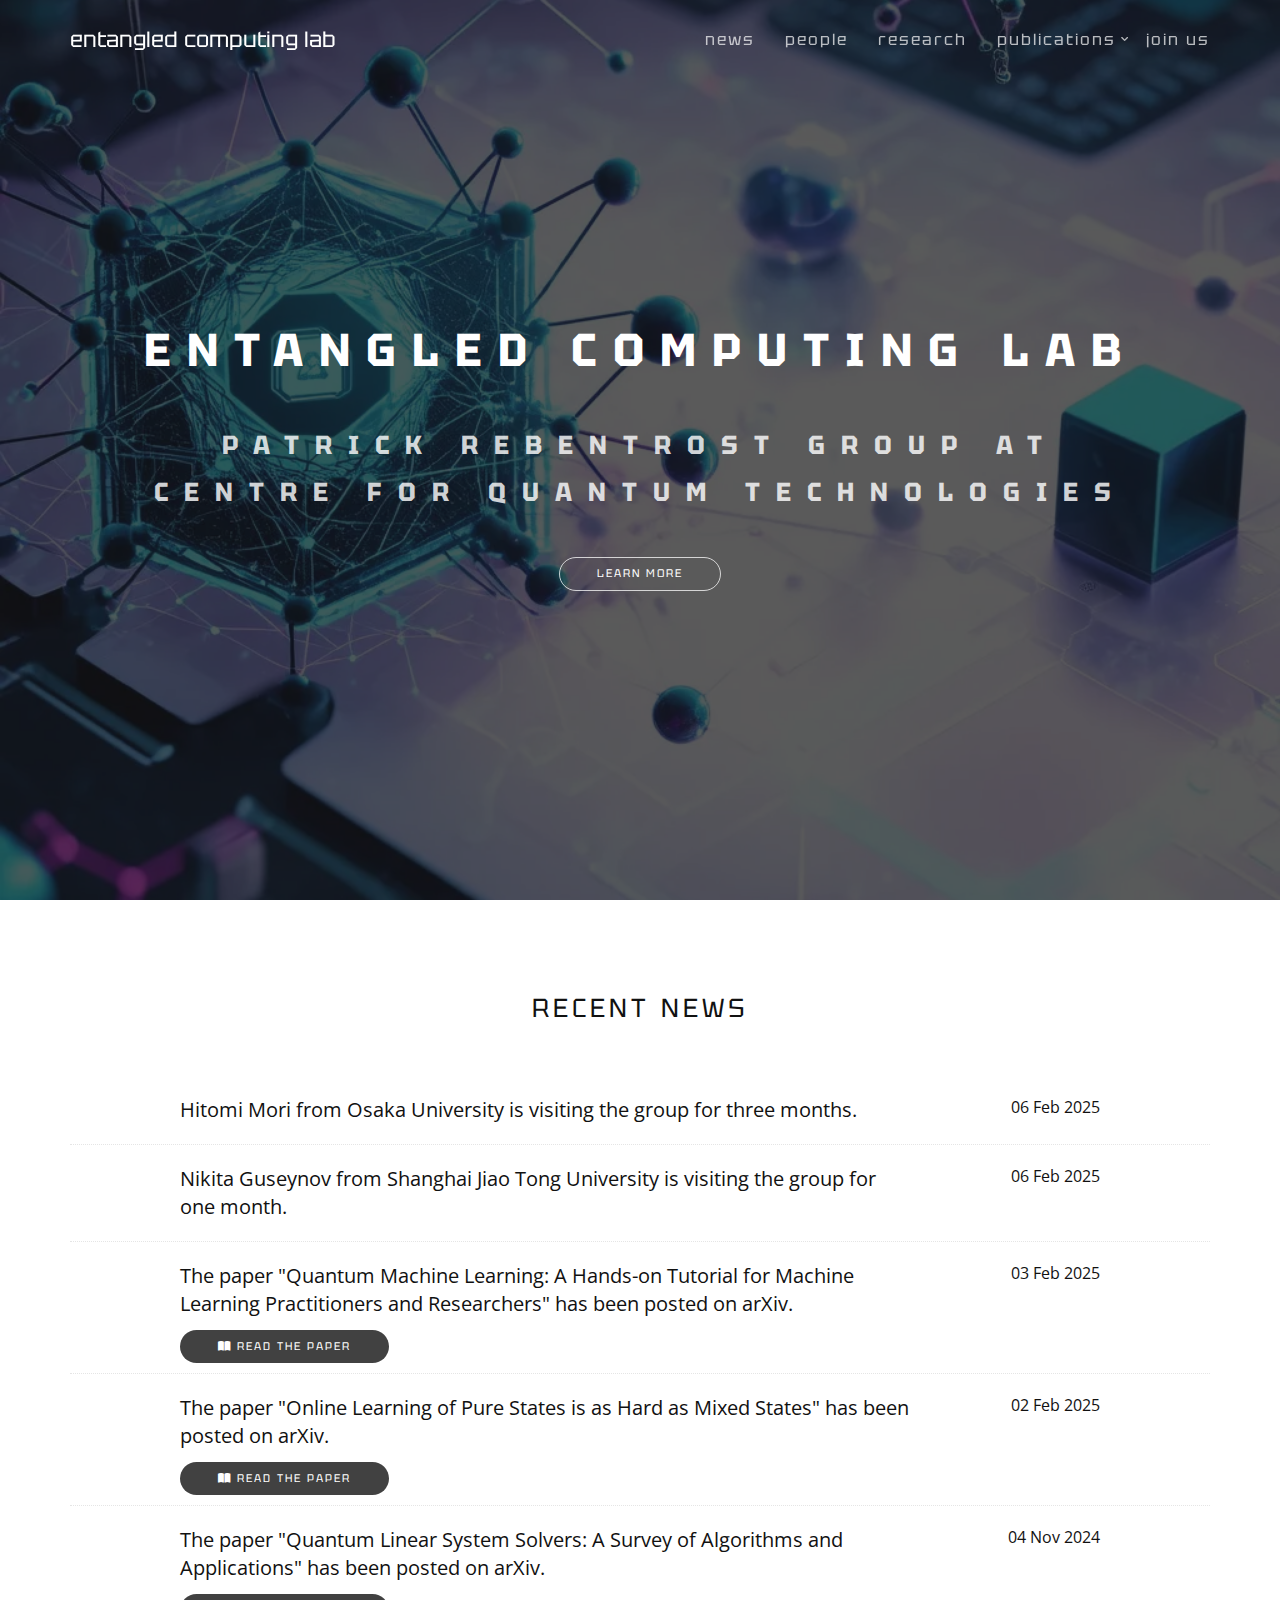
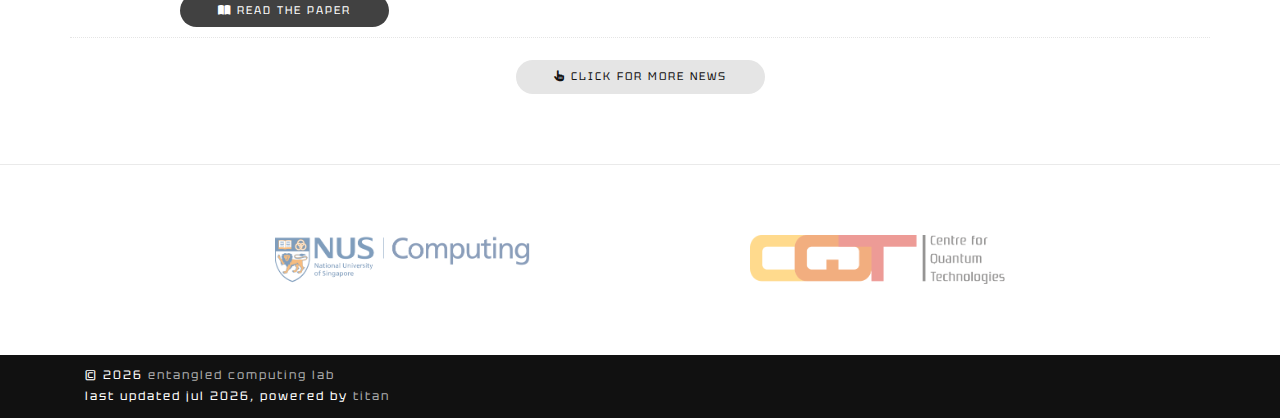
<file: index.html>
<!DOCTYPE html>
<html lang="en-US" dir="ltr">
  <!--Made with ❤️ by Po-Wei Huang-->
  <head>
    <meta charset="utf-8">
    <meta http-equiv="X-UA-Compatible" content="IE=edge">
    <meta name="viewport" content="width=device-width, initial-scale=1">
    <!--  
    Document Title
    =============================================
    -->
    <title>Entangled Computing Lab</title>
    <!--  
    Favicons
    =============================================
    -->
    <link rel="apple-touch-icon" sizes="180x180" href="files/images/favicons/apple-touch-icon.png">
    <link rel="icon" type="image/png" sizes="32x32" href="files/images/favicons/favicon-32x32.png">
    <link rel="icon" type="image/png" sizes="16x16" href="files/images/favicons/favicon-16x16.png">
    <link rel="manifest" href="files/images/favicons/site.webmanifest">
    <link rel="mask-icon" href="files/images/favicons/safari-pinned-tab.svg" color="#5bbad5">
    <link rel="shortcut icon" href="files/images/favicons/favicon.ico">
    <meta name="msapplication-TileColor" content="#da532c">
    <meta name="msapplication-config" content="/files/images/favicons/browserconfig.xml">
    <meta name="theme-color" content="#ffffff">
    <!--  
    Stylesheets
    =============================================
    
    -->
    <!-- Default stylesheets-->
    <link href="assets/css/fontawesome.min.css" rel="stylesheet">
    <link href="assets/css/solid.min.css" rel="stylesheet">
    <link href="assets/css/brands.min.css" rel="stylesheet">
    <link href="assets/css/academicons.min.css" rel="stylesheet">
    <link href="assets/css/bootstrap.min.css" rel="stylesheet">
    <!-- Template specific stylesheets-->
    <link href="https://fonts.googleapis.com/css?family=Tektur:400,700" rel="stylesheet">
    <link href="https://fonts.googleapis.com/css?family=Volkhov:400i" rel="stylesheet">
    <link href="https://fonts.googleapis.com/css?family=Open+Sans:300,400,600,700,800" rel="stylesheet">
    <link href="assets/css/animate.min.css" rel="stylesheet">
    <link href="assets/css/simpletextrotator.css" rel="stylesheet">
    <link href="files/images/background/landing.webp" rel="preload" as="image" fetchpriority="high">
    
    <!-- Main stylesheet and color file-->
    <link href="assets/css/style.css" rel="stylesheet">
  </head>
  <body data-spy="scroll" data-target=".onpage-navigation" data-offset="60">
    <main>
 
      <nav class="navbar navbar-custom navbar-fixed-top navbar-transparent" role="navigation">
        <div class="container">
          <div class="navbar-header">
            <button class="navbar-toggle" type="button" data-toggle="collapse" data-target="#custom-collapse">
              <span class="sr-only">toggle nav</span>
              <span class="icon-bar"></span>
              <span class="icon-bar"></span>
              <span class="icon-bar"></span>
            </button>
            <a class="navbar-brand" href="index.html">Entangled Computing Lab</a>
          </div>
          <div class="collapse navbar-collapse" id="custom-collapse">
            <ul class="nav navbar-nav navbar-right">
              <li><a href="news.html">news</a></li>
              <li><a href="people.html">people</a></li>
              <li><a href="research.html">research</a></li>
              <li class="dropdown"><a class="dropdown-toggle" href="group_publications.html" data-toggle="dropdown">publications</a>
                <ul class="dropdown-menu">
                  <li><a href="group_publications.html">2022-present</a></li>
                  <li><a href="selected_publications.html">Pre-2021 (selected)</a></li>
                </ul>
              </li>
              <li><a href="join.html">join us</a></li>
            </ul>
          </div>
        </div>
      </nav>
      
      <section class="home-section home-parallax home-fade home-full-height bg-dark-60" id="home" data-background="files/images/background/landing.webp">
        <div class="titan-caption">
          <div class="caption-content">
            <div class="font-alt mb-30 titan-title-size-3">
              <b>Entangled Computing&nbsp;Lab</b>
            </div>
            <div class="font-alt mb-40 titan-title-size-2-5">
              <b>Patrick Rebentrost Group at <br/>
                <span class="rotate">Centre for Quantum Technologies | 
                                     NUS School of Computing</span>
              </b>
            </div>
            <a class="section-scroll btn btn-border-w btn-circle" href="#content">Learn More</a>
          </div>
        </div>
      </section>
      <div class="main">
        <section class="module-small" id="content">
          <div class="container">
            <div class="row">
              <div class="col-sm-6 col-sm-offset-3">
                <h2 class="module-title font-alt">Recent News</h2>
              </div>
            </div>
            <div class="row" id="news">
            </div>
            <div class="row">
              <div class="col-sm-6 col-sm-offset-3" style="text-align:center">
                <a class="btn btn-g btn-circle" href="news.html"><i class="fa fa-hand-pointer"></i> Click for more news</a>
              </div>
            </div>
          </div>

        </section>
        <hr class="divider-w">
        <section class="module-small">
          <div class="container">
            <div class="row client">
                <div class="col-xs-6 col-sm-4 col-md-3 col-sm-offset-2">
                  <div class="client-logo"><a href="https://www.comp.nus.edu.sg" target="_blank"><img src="files/images/logos/soc.png"/></a></div>
                </div>
                <div class="col-xs-6 col-sm-4 col-md-3 col-sm-offset-1 col-md-offset-2">
                  <div class="client-logo"><a href="https://www.quantumlah.org" target="_blank"><img src="files/images/logos/cqt.png"/></a></div>
                </div>
            </div>
          </div>
        </section>
      </div>
      <footer class="footer bg-dark">
        <div class="container">
          <div class="row">
            <div class="col-xs-12">
              <p class="copyright font-alt">&copy; <span class="this-year"></span> <a href="index.html">Entangled Computing Lab</a><br/>
                Last updated <span class="last-modified"></span>, Powered by <a href="https://themewagon.com/themes/titan/">TITAN</a></p>
            </div>
          </div>
        </div>
      </footer>
      <div class="scroll-up"><a href="#totop"><i class="fa fa-angle-double-up"></i></a></div>
    </main>
    <!--  
    JavaScripts
    =============================================
    -->
    <script src="assets/js/script.js"></script>
    <script src="assets/js/jquery.min.js"></script>
    <script src="assets/js/bootstrap.min.js"></script>
    <script src="assets/js/wow.js"></script>
    <script src="assets/js/smoothscroll.js"></script>
    <script src="assets/js/jquery.simple-text-rotator.min.js"></script>
    <script src="assets/js/plugins.js"></script>
    <script src="assets/js/main.js"></script>
    <script src="assets/js/yaml.min.js"></script>
    <script src="assets/js/excerpt.js"></script>
  </body>
</html>
</file>
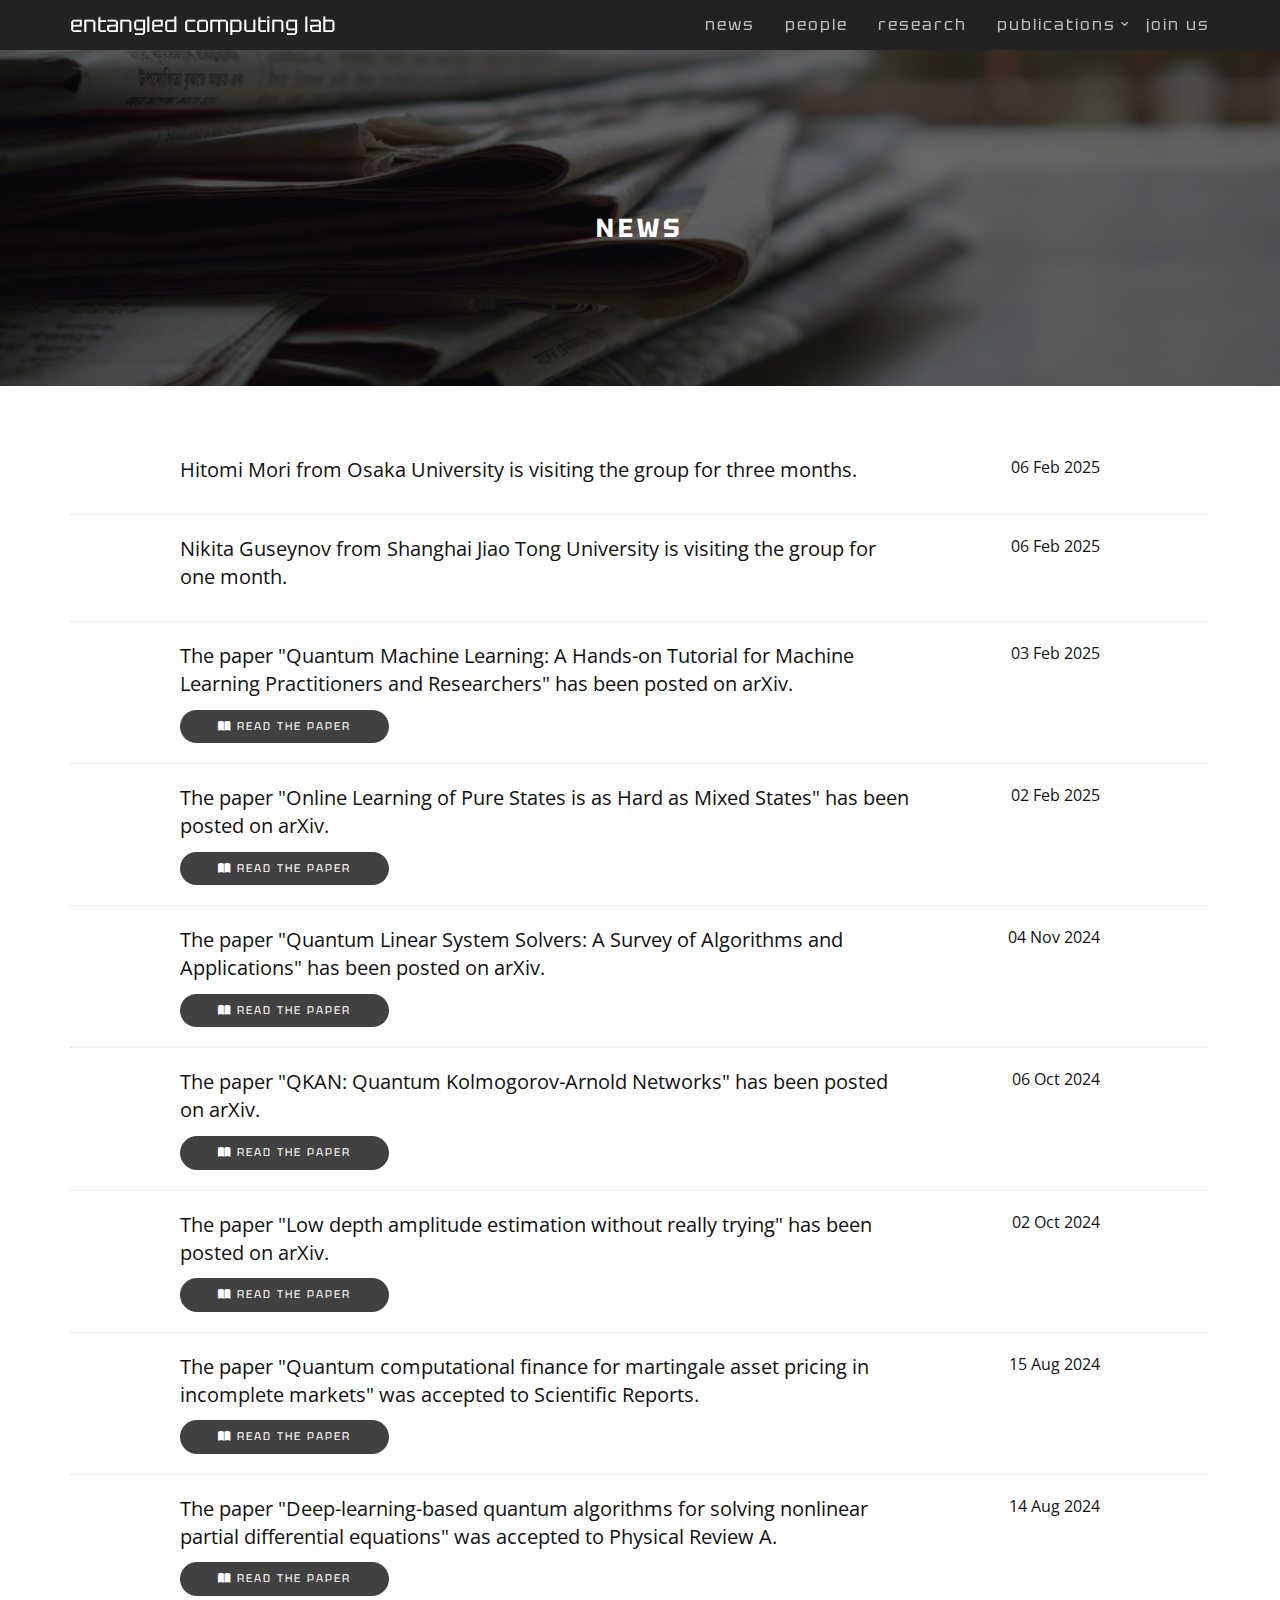
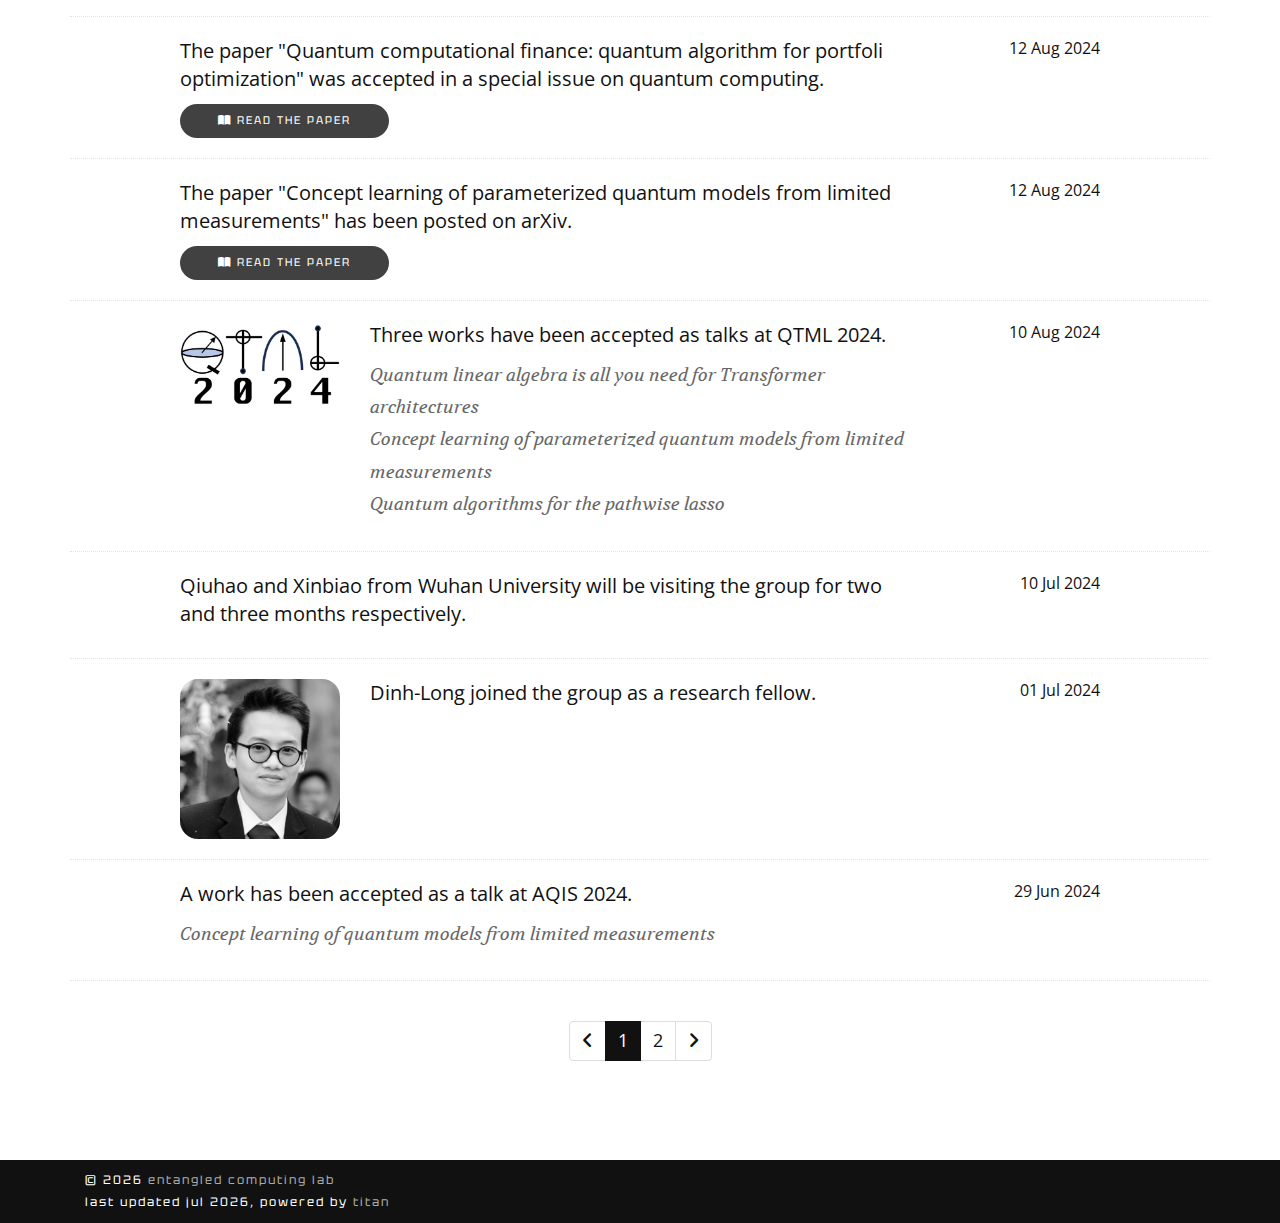
<file: news.html>
<!DOCTYPE html>
<html lang="en-US" dir="ltr">
  <!--Made with ❤️ by Po-Wei Huang-->
  <head>
    <meta charset="utf-8">
    <meta http-equiv="X-UA-Compatible" content="IE=edge">
    <meta name="viewport" content="width=device-width, initial-scale=1">
    <!--  
    Document Title
    =============================================
    -->
    <title>Entangled Computing Lab</title>
    <!--  
    Favicons
    =============================================
    -->
    <link rel="apple-touch-icon" sizes="180x180" href="files/images/favicons/apple-touch-icon.png">
    <link rel="icon" type="image/png" sizes="32x32" href="files/images/favicons/favicon-32x32.png">
    <link rel="icon" type="image/png" sizes="16x16" href="files/images/favicons/favicon-16x16.png">
    <link rel="manifest" href="files/images/favicons/site.webmanifest">
    <link rel="mask-icon" href="files/images/favicons/safari-pinned-tab.svg" color="#5bbad5">
    <link rel="shortcut icon" href="files/images/favicons/favicon.ico">
    <meta name="msapplication-TileColor" content="#da532c">
    <meta name="msapplication-config" content="/files/images/favicons/browserconfig.xml">
    <meta name="theme-color" content="#ffffff">
    <!--  
    Stylesheets
    =============================================
    
    -->
    <!-- Default stylesheets-->
    <link href="assets/css/fontawesome.min.css" rel="stylesheet">
    <link href="assets/css/solid.min.css" rel="stylesheet">
    <link href="assets/css/brands.min.css" rel="stylesheet">
    <link href="assets/css/academicons.min.css" rel="stylesheet">
    <link href="assets/css/bootstrap.min.css" rel="stylesheet">
    <!-- Template specific stylesheets-->
    <link href="https://fonts.googleapis.com/css?family=Tektur:400,700" rel="stylesheet">
    <link href="https://fonts.googleapis.com/css?family=Volkhov:400i" rel="stylesheet">
    <link href="https://fonts.googleapis.com/css?family=Open+Sans:300,400,600,700,800" rel="stylesheet">
    <!-- Main stylesheet and color file-->
    <link href="assets/css/style.css" rel="stylesheet"> 
    <link href="files/images/background/news.jpg" rel="preload" as="image" fetchpriority="high">
  </head>
  <body data-spy="scroll" data-target=".onpage-navigation" data-offset="60">
    <main>
 
      <nav class="navbar navbar-custom navbar-fixed-top" role="navigation">
        <div class="container">
          <div class="navbar-header">
            <button class="navbar-toggle" type="button" data-toggle="collapse" data-target="#custom-collapse">
              <span class="sr-only">toggle nav</span>
              <span class="icon-bar"></span>
              <span class="icon-bar"></span>
              <span class="icon-bar"></span>
            </button>
            <a class="navbar-brand" href="index.html">Entangled Computing Lab</a>
          </div>
          <div class="collapse navbar-collapse" id="custom-collapse">
            <ul class="nav navbar-nav navbar-right">
              <li><a href="#">news</a></li>
              <li><a href="people.html">people</a></li>
              <li><a href="research.html">research</a></li>
              <li class="dropdown"><a class="dropdown-toggle" href="group_publications.html" data-toggle="dropdown">publications</a>
                <ul class="dropdown-menu">
                  <li><a href="group_publications.html">2022-present</a></li>
                  <li><a href="selected_publications.html">Pre-2021 (selected)</a></li>
                </ul>
              </li>
              <li><a href="join.html">join us</a></li>
            </ul>
          </div>
        </div>
      </nav>
      <div class="main">
        <section class="module bg-dark-45 about-page-header" data-background="files/images/background/news.jpg">
          <div class="container" >
            <div class="row">
              <div class="col-sm-6 col-sm-offset-3">
                <h2 class="module-title font-alt" style="margin-bottom: 0;"><b>News</b></h2>
              </div>
            </div>
          </div>
        </section>
        <section class="module-small">
          <div class="container full" id="news">
          </div>
        </section>
      </div>
      <footer class="footer bg-dark">
        <div class="container">
          <div class="row">
            <div class="col-xs-12">
              <p class="copyright font-alt">&copy; <span class="this-year"></span> <a href="index.html">Entangled Computing Lab</a><br/>
              Last updated <span class="last-modified"></span>, Powered by <a href="https://themewagon.com/themes/titan/">TITAN</a></p>
            </div>
          </div>
        </div>
      </footer>
      <div class="scroll-up"><a href="#totop"><i class="fa fa-angle-double-up"></i></a></div>
    </main>
    <!--  
    JavaScripts
    =============================================
    -->
    <script src="assets/js/script.js"></script>
    <script src="assets/js/jquery.min.js"></script>
    <script src="assets/js/bootstrap.min.js"></script>
    <script src="assets/js/wow.js"></script>
    <script src="assets/js/smoothscroll.js"></script>
    <script src="assets/js/plugins.js"></script>
    <script src="assets/js/main.js"></script>
    <script src="assets/js/yaml.min.js"></script>
    <script src="assets/js/news.js"></script>
  </body>
</html>
</file>
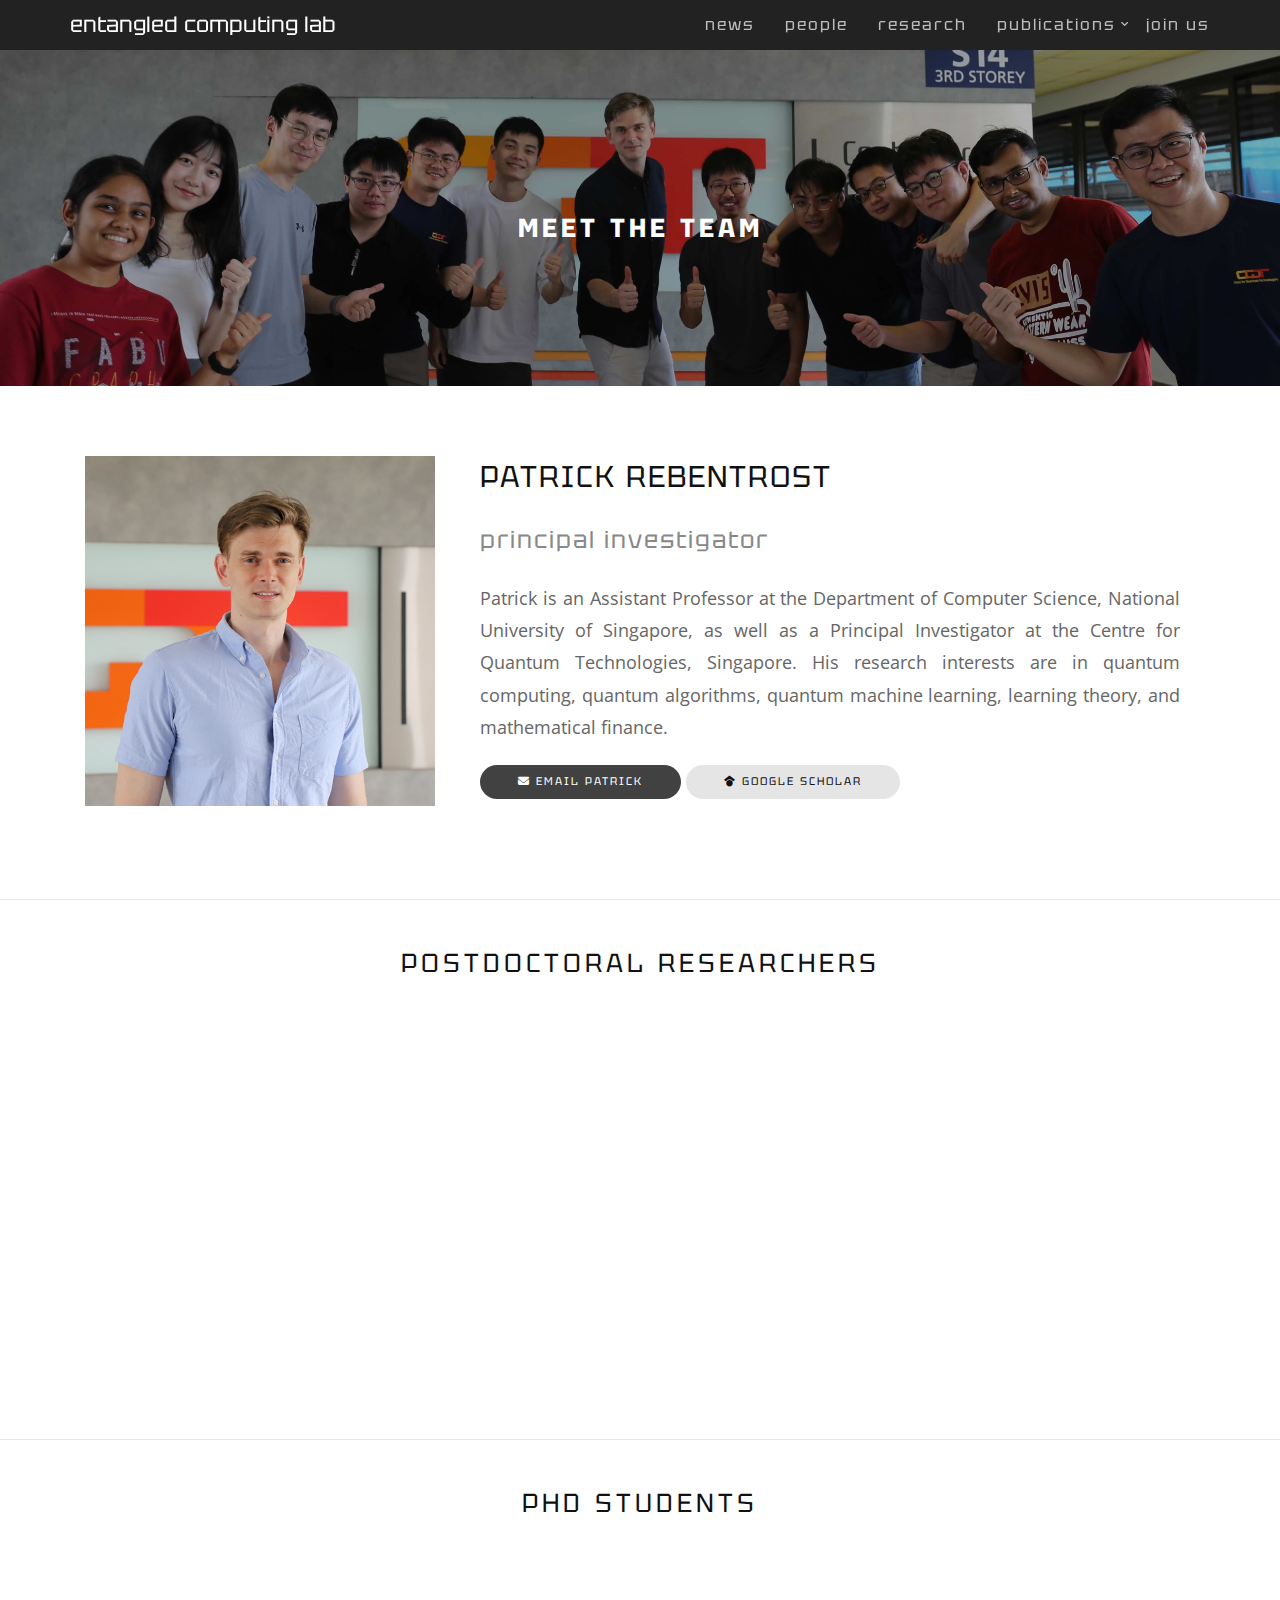
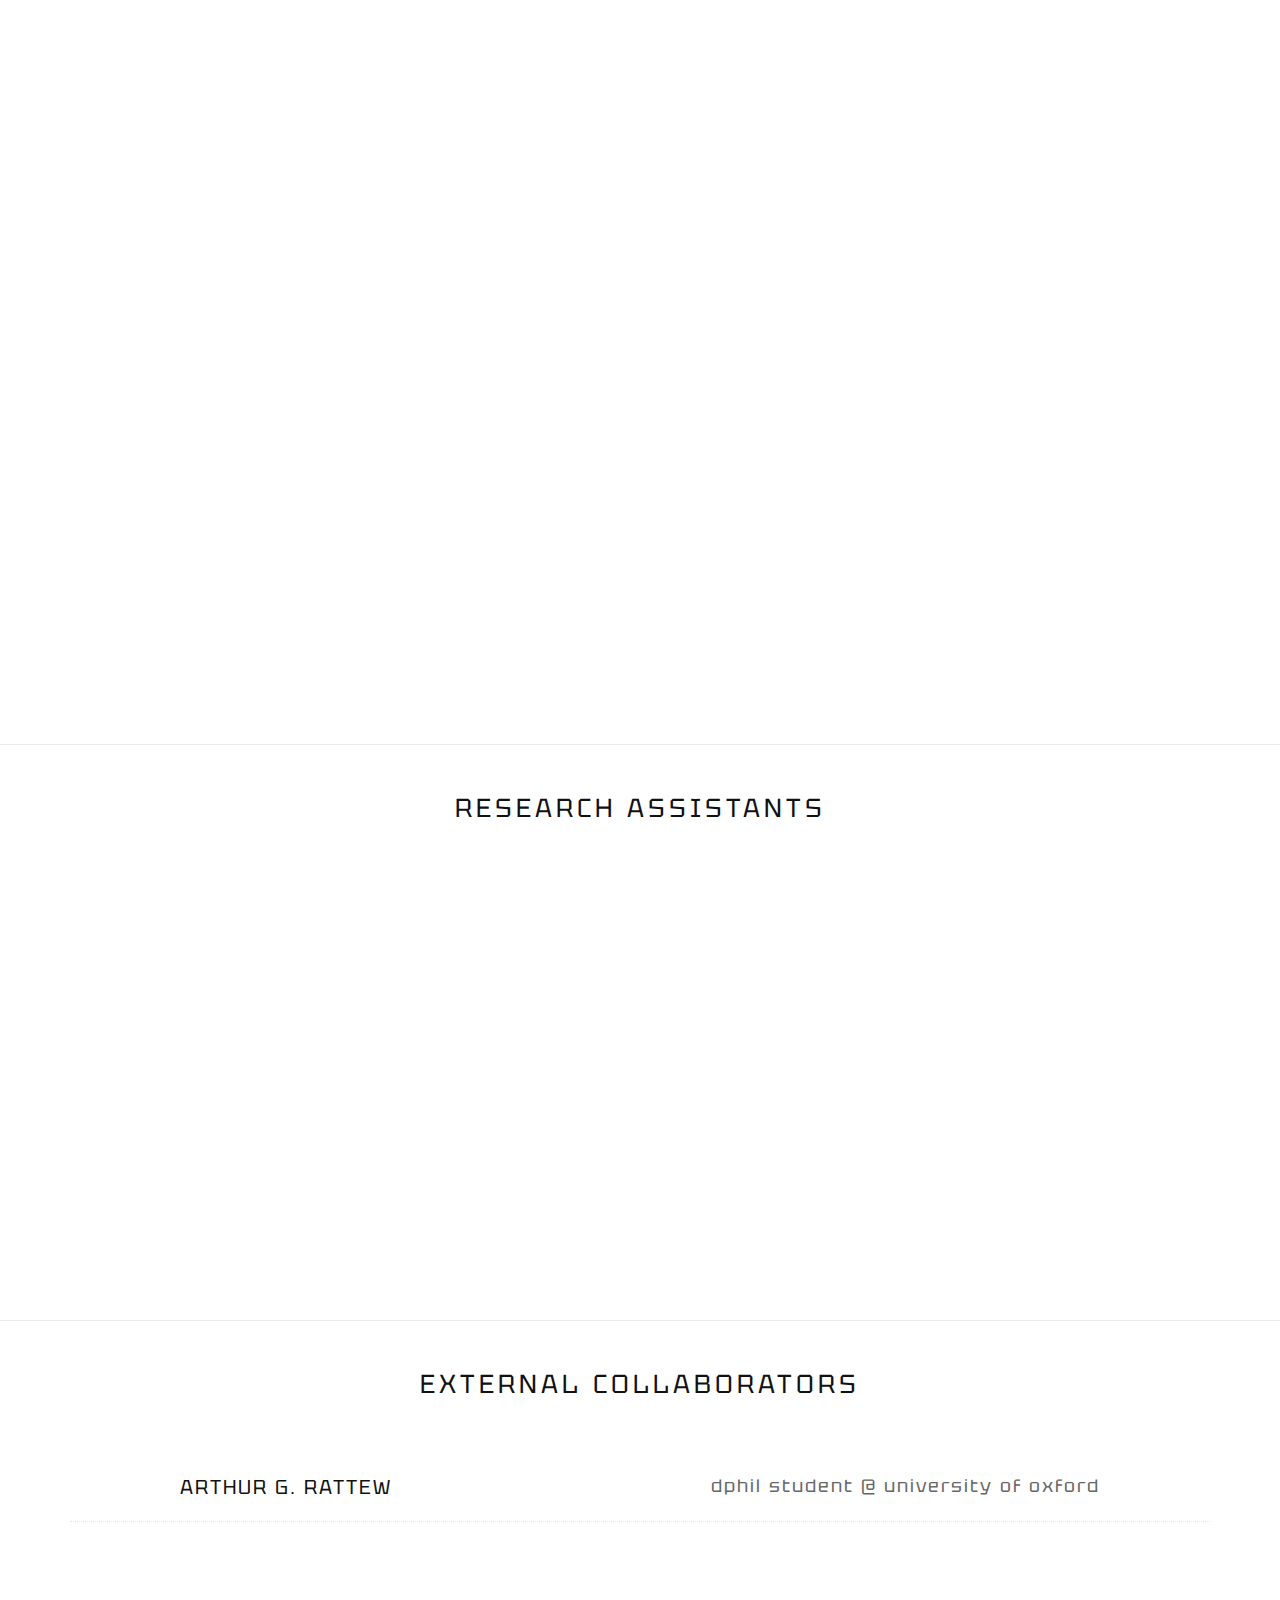
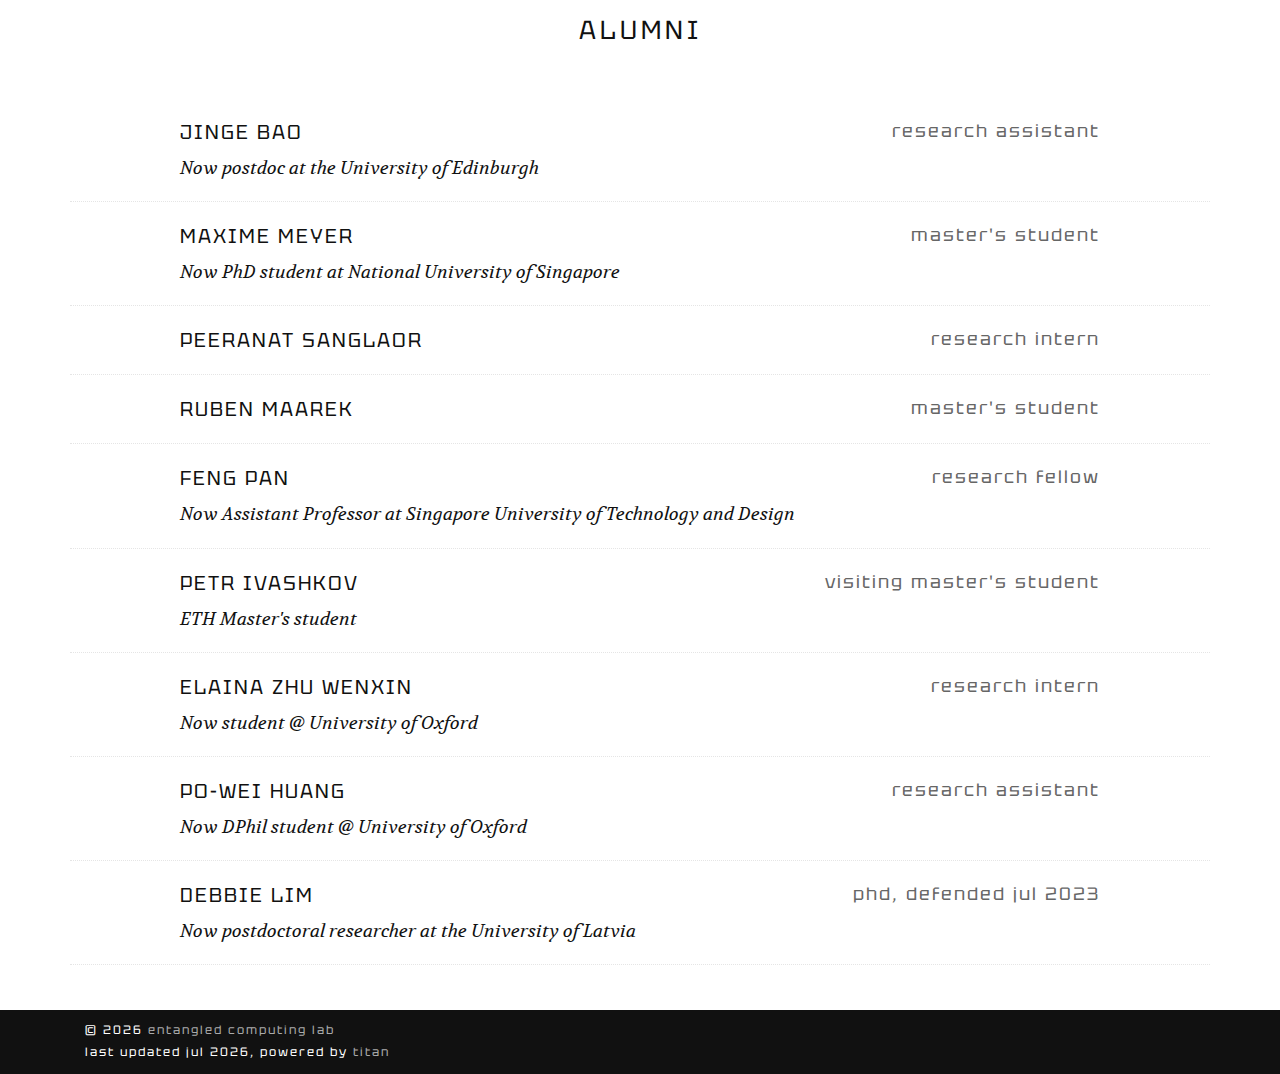
<file: people.html>
<!DOCTYPE html>
<html lang="en-US" dir="ltr">
  <!--Made with ❤️ by Po-Wei Huang-->
  <head>
    <meta charset="utf-8">
    <meta http-equiv="X-UA-Compatible" content="IE=edge">
    <meta name="viewport" content="width=device-width, initial-scale=1">
    <!--  
    Document Title
    =============================================
    -->
    <title>Entangled Computing Lab</title>
    <!--  
    Favicons
    =============================================
    -->
    <link rel="apple-touch-icon" sizes="180x180" href="files/images/favicons/apple-touch-icon.png">
    <link rel="icon" type="image/png" sizes="32x32" href="files/images/favicons/favicon-32x32.png">
    <link rel="icon" type="image/png" sizes="16x16" href="files/images/favicons/favicon-16x16.png">
    <link rel="manifest" href="files/images/favicons/site.webmanifest">
    <link rel="mask-icon" href="files/images/favicons/safari-pinned-tab.svg" color="#5bbad5">
    <link rel="shortcut icon" href="files/images/favicons/favicon.ico">
    <meta name="msapplication-TileColor" content="#da532c">
    <meta name="msapplication-config" content="/files/images/favicons/browserconfig.xml">
    <meta name="theme-color" content="#ffffff">
    <!--  
    Stylesheets
    =============================================
    
    -->
    <!-- Default stylesheets-->
    <link href="assets/css/fontawesome.min.css" rel="stylesheet">
    <link href="assets/css/solid.min.css" rel="stylesheet">
    <link href="assets/css/brands.min.css" rel="stylesheet">
    <link href="assets/css/academicons.min.css" rel="stylesheet">
    <link href="assets/css/bootstrap.min.css" rel="stylesheet">
    <!-- Template specific stylesheets-->
    <link href="https://fonts.googleapis.com/css?family=Tektur:400,700" rel="stylesheet">
    <link href="https://fonts.googleapis.com/css?family=Volkhov:400i" rel="stylesheet">
    <link href="https://fonts.googleapis.com/css?family=Open+Sans:300,400,600,700,800" rel="stylesheet">
    <link href="assets/css/animate.min.css" rel="stylesheet">
    <!-- Main stylesheet and color file-->
    <link href="assets/css/style.css" rel="stylesheet">
    <link href="files/images/background/people.jpg" rel="preload" as="image" fetchpriority="high">
    <link href="files/images/people/patrick.jpg" rel="preload" as="image" fetchpriority="high">
  </head>
  <body data-spy="scroll" data-target=".onpage-navigation" data-offset="60">
    <main>
 
      <nav class="navbar navbar-custom navbar-fixed-top" role="navigation">
        <div class="container">
          <div class="navbar-header">
            <button class="navbar-toggle" type="button" data-toggle="collapse" data-target="#custom-collapse">
              <span class="sr-only">toggle nav</span>
              <span class="icon-bar"></span>
              <span class="icon-bar"></span>
              <span class="icon-bar"></span>
            </button>
            <a class="navbar-brand" href="index.html">Entangled Computing Lab</a>
          </div>
          <div class="collapse navbar-collapse" id="custom-collapse">
            <ul class="nav navbar-nav navbar-right">
              <li><a href="news.html">news</a></li>
              <li><a href="#">people</a></li>
              <li><a href="research.html">research</a></li>
              <li class="dropdown"><a class="dropdown-toggle" href="group_publications.html" data-toggle="dropdown">publications</a>
                <ul class="dropdown-menu">
                  <li><a href="group_publications.html">2022-present</a></li>
                  <li><a href="selected_publications.html">Pre-2021 (selected)</a></li>
                </ul>
              </li>
              <li><a href="join.html">join us</a></li>
            </ul>
          </div>
        </div>
      </nav>
      <div class="main">
        <section class="module bg-dark-30 about-page-header" data-background="files/images/background/people.jpg" style="background-position: 50% 40%">
          <div class="container" >
            <div class="row">
              <div class="col-xs-12 col-sm-6 col-sm-offset-3">
                <h2 class="module-title font-alt" style="margin-bottom: 0;"><b>Meet the Team</b></h2>
              </div>
            </div>
          </div>
        </section>
        <section class="module-small" id="pi">
        </section>
        <hr class="divider-w">
        <section id="members">
        </section>
        <section id="others">
        </section>
      </div>
      <footer class="footer bg-dark">
        <div class="container">
          <div class="row">
            <div class="col-xs-12">
              <p class="copyright font-alt">&copy; <span class="this-year"></span> <a href="index.html">Entangled Computing Lab</a><br/>
                Last updated <span class="last-modified"></span>, Powered by <a href="https://themewagon.com/themes/titan/">TITAN</a></p>
            </div>
          </div>
        </div>
      </footer>
      <div class="scroll-up"><a href="#totop"><i class="fa fa-angle-double-up"></i></a></div>
    </main>
    <!--  
    JavaScripts
    =============================================
    -->
    <script src="assets/js/script.js"></script>
    <script src="assets/js/jquery.min.js"></script>
    <script src="assets/js/bootstrap.min.js"></script>
    <script src="assets/js/wow.js"></script>
    <script src="assets/js/smoothscroll.js"></script>
    <script src="assets/js/plugins.js"></script>
    <script src="assets/js/main.js"></script>
    <script src="assets/js/yaml.min.js"></script>
    <script src="assets/js/people.js"></script>
  </body>
</html>
</file>
<file: assets/css/simpletextrotator.css>
.rotating {
  display: inline-block;
  -webkit-transform-style: preserve-3d;
  -moz-transform-style: preserve-3d;
  -ms-transform-style: preserve-3d;
  -o-transform-style: preserve-3d;
  transform-style: preserve-3d;
  -webkit-transform: rotateX(0) rotateY(0) rotateZ(0);
  -moz-transform: rotateX(0) rotateY(0) rotateZ(0);
  -ms-transform: rotateX(0) rotateY(0) rotateZ(0);
  -o-transform: rotateX(0) rotateY(0) rotateZ(0);
  transform: rotateX(0) rotateY(0) rotateZ(0);
  -webkit-transition: 0.5s;
  -moz-transition: 0.5s;
  -ms-transition: 0.5s;
  -o-transition: 0.5s;
  transition: 0.5s;
  -webkit-transform-origin-x: 50%;
}

.rotating.flip {
  position: relative;
}

.rotating .front, .rotating .back {
  left: 0;
  top: 0;
  -webkit-backface-visibility: hidden;
  -moz-backface-visibility: hidden;
  -ms-backface-visibility: hidden;
  -o-backface-visibility: hidden;
  backface-visibility: hidden;
}

.rotating .front {
  position: absolute;
  display: inline-block;
  -webkit-transform: translate3d(0,0,1px);
  -moz-transform: translate3d(0,0,1px);
  -ms-transform: translate3d(0,0,1px);
  -o-transform: translate3d(0,0,1px);
  transform: translate3d(0,0,1px);
}

.rotating.flip .front {
  z-index: 1;
}

.rotating .back {
  display: block;
  opacity: 0;
}

.rotating.spin {
  -webkit-transform: rotate(360deg) scale(0);
  -moz-transform: rotate(360deg) scale(0);
  -ms-transform: rotate(360deg) scale(0);
  -o-transform: rotate(360deg) scale(0);
  transform: rotate(360deg) scale(0);
}



.rotating.flip .back {
  z-index: 2;
  display: block;
  opacity: 1;
  
  -webkit-transform: rotateY(180deg) translate3d(0,0,0);
  -moz-transform: rotateY(180deg) translate3d(0,0,0);
  -ms-transform: rotateY(180deg) translate3d(0,0,0);
  -o-transform: rotateY(180deg) translate3d(0,0,0);
  transform: rotateY(180deg) translate3d(0,0,0);
}

.rotating.flip.up .back {
  -webkit-transform: rotateX(180deg) translate3d(0,0,0);
  -moz-transform: rotateX(180deg) translate3d(0,0,0);
  -ms-transform: rotateX(180deg) translate3d(0,0,0);
  -o-transform: rotateX(180deg) translate3d(0,0,0);
  transform: rotateX(180deg) translate3d(0,0,0);
}

.rotating.flip.cube .front {
  -webkit-transform: translate3d(0,0,100px) scale(0.9,0.9);
  -moz-transform: translate3d(0,0,100px) scale(0.85,0.85);
  -ms-transform: translate3d(0,0,100px) scale(0.85,0.85);
  -o-transform: translate3d(0,0,100px) scale(0.85,0.85);
  transform: translate3d(0,0,100px) scale(0.85,0.85);
}

.rotating.flip.cube .back {
  -webkit-transform: rotateY(180deg) translate3d(0,0,100px) scale(0.9,0.9);
  -moz-transform: rotateY(180deg) translate3d(0,0,100px) scale(0.85,0.85);
  -ms-transform: rotateY(180deg) translate3d(0,0,100px) scale(0.85,0.85);
  -o-transform: rotateY(180deg) translate3d(0,0,100px) scale(0.85,0.85);
  transform: rotateY(180deg) translate3d(0,0,100px) scale(0.85,0.85);
}

.rotating.flip.cube.up .back {
  -webkit-transform: rotateX(180deg) translate3d(0,0,100px) scale(0.9,0.9);
  -moz-transform: rotateX(180deg) translate3d(0,0,100px) scale(0.85,0.85);
  -ms-transform: rotateX(180deg) translate3d(0,0,100px) scale(0.85,0.85);
  -o-transform: rotateX(180deg) translate3d(0,0,100px) scale(0.85,0.85);
  transform: rotateX(180deg) translate3d(0,0,100px) scale(0.85,0.85);
}
</file>
<file: assets/css/style.css>
/*--------------------------------------------------------------
	Common
--------------------------------------------------------------*/
html {
  overflow-y: scroll;
  overflow-x: hidden;
  -ms-overflow-style: scrollbar;
}

body {
  background: #fff;
  font: 400 18px/1.8 "Open Sans", sans-serif;
  color: #666;
  -webkit-font-smoothing: antialiased;
}

main {
  display: flex;
  flex-direction: column;
  min-height: 100vh;
}

.main {
  flex: 1;
}

img {
  max-width: 100%;
  height: auto;
}

p {
  text-align: justify;
}

iframe {
  border: 0;
}

.align-center {
  text-align: center;
}

.align-left {
  text-align: left !important;
}

.position-relative {
  position: relative;
}

.leftauto {
  right: 0 !important;
  left: auto !important;
}

.row {
  margin-left: 0px;
  margin-right: 0px;
}

/* Transition elsements */
a,
.btn {
  transition: all 0.125s ease-in-out 0s;
}

.client-logo,
.gallery-caption,
.gallery-image:after,
.gallery-image img,
.price-table,
.team-detail,
.team-image:after,
.work-caption,
.work-image > img,
.work-image:after,
.post-thumbnail,
.post-video,
.post-images-slider {
  transition: all 0.3s ease-in-out 0s;
}

/* Reset box-shadow */
.btn,
.well,
.panel,
.progress,
.form-control,
.form-control:hover,
.form-control:focus,
.navbar-custom .dropdown-menu {
  box-shadow: none;
}

/* Reset border-radius */
.well,
.label,
.alert,
.progress,
.form-control,
.modal-content,
.panel-heading,
.panel-group .panel,
.nav-tabs > li > a,
.nav-pills > li > a {
  border-radius: 2px;
}

.pr-remove {
  /*vertical-align: middle !important;*/
  text-align: center;
}

.examples {
  border-radius: 2px;
  padding: 7px 5px;
  margin: 0 0 40px;
}

.examples.bg-dark {
  background: #333;
  border: 0;
}

.et-icons .box1 {
  border: 1px solid #e5e5e5;
  display: block;
  width: 25%;
  float: left;
  padding: 0;
  font-size: 13px;
  margin: -1px 0 0 -1px;
}

.et-icons .box1 > span {
  display: inline-block;
  border-right: 1px solid #e5e5e5;
  min-width: 60px;
  min-height: 60px;
  text-align: center;
  line-height: 60px;
  font-size: 28px;
  margin-right: 5px;
}

.fa-icons > div {
  padding: 0;
  border: 1px solid #e5e5e5;
  margin: -1px 0 0 -1px;
  font-size: 13px;
}

.fa-icons > div > i {
  display: inline-block;
  margin-right: 5px;
  min-width: 40px;
  min-height: 40px;
  border-right: 1px solid #f1f1f1;
  line-height: 40px;
  text-align: center;
  font-size: 14px;
}

.help-block ul {
  list-style: none;
  padding: 0;
  margin: 0;
}

/* Sections */
.navbar-custom + .main {
  margin-top: 50px;
}

.main {
  position: relative;
  background-color: #fff;
  z-index: 1;
}

.module,
.module-small {
  position: relative;
  padding: 140px 0;
  background-repeat: no-repeat;
  background-position: 50% 50%;
  background-size: cover;
}

/* Module header */
.module-small {
  padding: 70px 0;
}

.module-extra-small {
  padding: 25px 0px;
}

.module-medium {
  padding: 75px 0px;
}

.holder-w {
  position: relative;
  display: table-cell;
  vertical-align: middle;
  height: 1px;
  width: 50%;
}

.holder-w:before {
  border-top: 1px solid #eaeaea;
  position: relative;
  display: block;
  content: "";
  top: 1px;
  height: 1px;
  width: 100%;
}

/* Sections dividers */
.divider-w {
  border-top: 1px solid #eaeaea;
  margin: 0;
}

.divider-d {
  border-top: 1px solid #202020;
  margin: 0;
}

/* Half-image */
.side-image {
  position: absolute;
  height: 100%;
  background-repeat: no-repeat;
  background-position: 50% 50%;
  background-size: cover;
}

.side-image-text {
  background: #fff;
  border-top: 1px solid #e5e5e5;
  border-bottom: 1px solid #e5e5e5;
  padding: 140px 60px 140px;
}

/* Dark background */
.bg-dark,
.bg-dark-30,
.bg-dark-45,
.bg-dark-60,
.bg-dark-90,
.bg-dark .module-title,
.bg-dark-30 .module-title,
.bg-dark-45 .module-title,
.bg-dark-60 .module-title,
.bg-dark-90 .module-title,
.bg-dark .module-subtitle,
.bg-dark-30 .module-subtitle,
.bg-dark-45 .module-subtitle,
.bg-dark-60 .module-subtitle,
.bg-dark-90 .module-subtitle,
.bg-dark .alt-module-subtitle h5,
.bg-dark-30 .alt-module-subtitle h5,
.bg-dark-45 .alt-module-subtitle h5,
.bg-dark-60 .alt-module-subtitle h5,
.bg-dark-90 .alt-module-subtitle h5 {
  color: #fff;
}

.bg-dark {
  background: #111;
}

.bg-dark-30:before {
  position: absolute;
  background: rgba(10, 10, 10, 0.3);
  content: " ";
  height: 100%;
  width: 100%;
  left: 0;
  top: 0;
}

.bg-dark-45:before {
  position: absolute;
  background: rgba(10, 10, 10, 0.6);
  content: " ";
  height: 100%;
  width: 100%;
  left: 0;
  top: 0;
}

.bg-dark-60:before {
  position: absolute;
  background: rgba(20, 20, 20, 0.7);
  content: " ";
  height: 100%;
  width: 100%;
  left: 0;
  top: 0;
}

.bg-dark-90:before {
  position: absolute;
  background: rgba(10, 10, 10, 0.8);
  content: " ";
  height: 100%;
  width: 100%;
  left: 0;
  top: 0;
}

.bg-gradient:before {
  position: absolute;
  background: url([data-uri]);
  /* FF3.6+ */
  /* Chrome,Safari4+ */
  /* Chrome10+,Safari5.1+ */
  /* Opera 11.10+ */
  /* IE10+ */
  background: linear-gradient(to bottom, rgba(40, 115, 113, 0.57) 25%, rgba(115, 54, 31, 0.67) 75%);
  /* W3C */
  filter: progid:DXImageTransform.Microsoft.gradient( startColorstr='#00ffffff', endColorstr='#000000',GradientType=0 );
  /* IE6-8 */
  content: " ";
  height: 100%;
  width: 100%;
  left: 0;
  top: 0;
}

.bg-light {
  background: #f6f6f6;
}

.parallax-bg {
  background-attachment: fixed;
  background-size: cover;
}

/* Vertical margin, padding */
.p-0 {
  padding: 0 !important;
}

.pt-0 {
  padding-top: 0 !important;
}

.pt-10 {
  padding-top: 10px !important;
}

.pt-20 {
  padding-top: 20px !important;
}

.pt-30 {
  padding-top: 30px !important;
}

.pt-40 {
  padding-top: 40px !important;
}

.pt-50 {
  padding-top: 50px !important;
}

.pt-140 {
  padding-top: 140px !important;
}

.pb-0 {
  padding-bottom: 0 !important;
}

.pb-10 {
  padding-bottom: 10px !important;
}

.pb-20 {
  padding-bottom: 20px !important;
}

.pb-30 {
  padding-bottom: 30px !important;
}

.pb-40 {
  padding-bottom: 40px !important;
}

.pb-50 {
  padding-bottom: 50px !important;
}

.pb-140 {
  padding-bottom: 140px !important;
}

.m-0 {
  margin: 0 !important;
}

.mt-0 {
  margin-top: 0 !important;
}

.mt-10 {
  margin-top: 10px !important;
}

.mt-20 {
  margin-top: 20px !important;
}

.mt-30 {
  margin-top: 30px !important;
}

.mt-40 {
  margin-top: 40px !important;
}

.mt-50 {
  margin-top: 50px !important;
}

.mt-60 {
  margin-top: 60px !important;
}

.mt-70 {
  margin-top: 70px !important;
}

.mt-80 {
  margin-top: 80px !important;
}

.mb-0 {
  margin-bottom: 0 !important;
}

.mb-10 {
  margin-bottom: 10px !important;
}

.mb-20 {
  margin-bottom: 20px !important;
}

.mb-30 {
  margin-bottom: 30px !important;
}

.mb-40 {
  margin-bottom: 40px !important;
}

.mb-50 {
  margin-bottom: 50px !important;
}

.mb-60 {
  margin-bottom: 60px !important;
}

.mb-70 {
  margin-bottom: 70px !important;
}

.mb-80 {
  margin-bottom: 80px !important;
}

@media only screen and (max-width: 991px) {
  .mt-sm-0 {
    margin-top: 0 !important;
  }
  .mt-sm-10 {
    margin-top: 10px !important;
  }
  .mt-sm-20 {
    margin-top: 20px !important;
  }
  .mt-sm-30 {
    margin-top: 30px !important;
  }
  .mt-sm-40 {
    margin-top: 40px !important;
  }
  .mt-sm-50 {
    margin-top: 50px !important;
  }
  .mt-sm-60 {
    margin-top: 60px !important;
  }
  .mt-sm-70 {
    margin-top: 70px !important;
  }
  .mt-sm-80 {
    margin-top: 80px !important;
  }
  .mb-sm-0 {
    margin-bottom: 0 !important;
  }
  .mb-sm-10 {
    margin-bottom: 10px !important;
  }
  .mb-sm-20 {
    margin-bottom: 20px !important;
  }
  .mb-sm-30 {
    margin-bottom: 30px !important;
  }
  .mb-sm-40 {
    margin-bottom: 40px !important;
  }
  .mb-sm-50 {
    margin-bottom: 50px !important;
  }
  .mb-sm-60 {
    margin-bottom: 60px !important;
  }
  .mb-sm-70 {
    margin-bottom: 70px !important;
  }
  .mb-sm-80 {
    margin-bottom: 80px !important;
  }
}

@media only screen and (max-width: 767px) {
  .mt-xs-0 {
    margin-top: 0 !important;
  }
  .mt-xs-10 {
    margin-top: 10px !important;
  }
  .mt-xs-20 {
    margin-top: 20px !important;
  }
  .mt-xs-30 {
    margin-top: 30px !important;
  }
  .mt-xs-40 {
    margin-top: 40px !important;
  }
  .mt-xs-50 {
    margin-top: 50px !important;
  }
  .mt-xs-60 {
    margin-top: 60px !important;
  }
  .mt-xs-70 {
    margin-top: 70px !important;
  }
  .mt-xs-80 {
    margin-top: 80px !important;
  }
  .mb-xs-0 {
    margin-bottom: 0 !important;
  }
  .mb-xs-10 {
    margin-bottom: 10px !important;
  }
  .mb-xs-20 {
    margin-bottom: 20px !important;
  }
  .mb-xs-30 {
    margin-bottom: 30px !important;
  }
  .mb-xs-40 {
    margin-bottom: 40px !important;
  }
  .mb-xs-50 {
    margin-bottom: 50px !important;
  }
  .mb-xs-60 {
    margin-bottom: 60px !important;
  }
  .mb-xs-70 {
    margin-bottom: 70px !important;
  }
  .mb-xs-80 {
    margin-bottom: 80px !important;
  }
}

/* Scroll to top */
.scroll-up {
  position: fixed;
  display: none;
  bottom: 14px;
  right: 14px;
  z-index: 999;
}

.scroll-up a {
  background: #fff;
  display: block;
  height: 28px;
  width: 28px;
  text-align: center;
  line-height: 28px;
  font-size: 14px;
  color: #000;
  opacity: 0.6;
  border-radius: 2px;
}

.scroll-up a:hover,
.scroll-up a:active {
  opacity: 1;
  color: #000;
}

/* Video */
.video-controls-box {
  position: absolute !important;
  bottom: 40px;
  left: 0;
  width: 100%;
  z-index: 1;
}

.video-controls-box a {
  display: inline-block;
  color: #fff;
  margin: 0 5px 0 0;
}

/* Landing Page */
.landing-reason:before {
  position: absolute;
  content: " ";
  width: 100%;
  height: 100%;
  left: 0;
  top: 0;
  background-color: rgba(66, 26, 107, 0.9);
}

.landing-reason {
  color: #fff;
  font-size: 13px;
}

.landing-image-text {
  padding-top: 70px;
  padding-bottom: 0px;
}

.landing-image-text h2 {
  margin-top: 100px;
  margin-bottom: 15px;
}

.landing-screenshot:before {
  position: absolute;
  content: " ";
  width: 100%;
  height: 100%;
  left: 0;
  top: 0;
  background-color: rgba(66, 60, 130, 0.5);
}

.alert i {
  margin-right: 5px;
}

/*--------------------------------------------------------------
	Buttons
--------------------------------------------------------------*/
.btn {
  border-radius: 0;
  font-family: "Tektur", sans-serif;
  text-transform: uppercase;
  letter-spacing: 2px;
  font-size: 11px;
  padding: 8px 37px;
}

.btn.active.focus,
.btn.active:focus,
.btn.focus,
.btn:active.focus,
.btn:active:focus,
.btn:focus {
  outline: 0;
}

.btn.btn-round {
  border-radius: 2px;
}

.btn.btn-circle {
  border-radius: 30px;
}

.btn.btn-w {
  background: rgba(255, 255, 255, 0.8);
  color: #111;
}

.btn.btn-w:hover,
.btn.btn-w:focus {
  background: white;
  color: #111;
}

.btn.btn-g {
  background: #e5e5e5;
  color: #111;
}

.btn.btn-g:hover,
.btn.btn-g:focus {
  background: #d8d8d8;
  color: #111;
}

.btn.btn-border-w {
  background: transparent;
  border: 1px solid rgba(255, 255, 255, 0.75);
  color: #fff;
}

.btn.btn-border-w:hover,
.btn.btn-border-w:focus {
  background: #fff;
  border-color: transparent;
  color: #111;
}

.btn.btn-d {
  background: rgba(17, 17, 17, 0.8);
  color: #fff;
}

.btn.btn-d:hover,
.btn.btn-d:focus {
  background: #111111;
}

.btn.btn-b {
  background: #111111;
  color: #fff;
}

.btn.btn-b:hover,
.btn.btn-b:focus {
  background: rgba(17, 17, 17, 0.8);
}

.btn-border-d {
  background: transparent;
  border: 1px solid #111111;
  color: #111;
}

.btn.btn-border-d:hover,
.btn.btn-border-d:focus {
  background: #111111;
  color: #fff;
}

.btn.btn-font-w {
  background: rgba(255, 255, 255, 0.8);
  color: #fff;
}

.btn.btn-font-w:hover {
  background: #fff;
  color: #111;
}

/* Buttons size */
.btn.btn-lg {
  padding: 12px 45px;
  font-size: 13px;
}

.btn.btn-sm {
  padding: 6px 25px;
  font-size: 10px;
  letter-spacing: 1px;
}

.btn.btn-xs {
  padding: 4px 19px;
  font-size: 10px;
  letter-spacing: 0;
}

.btn-list .btn {
  margin: 5px 0;
}

.search-btn {
  position: absolute;
  background: transparent;
  border: none;
  overflow: hidden;
  top: 50%;
  right: 1px;
  width: 42px;
  height: 40px;
  line-height: 38px;
  font-size: 14px;
  outline: none;
  color: #999;
  margin-top: -20px;
}

.image-button {
  margin: 0px 5px;
}

/*--------------------------------------------------------------
	Forms
--------------------------------------------------------------*/
/* Selection */
::-moz-selection {
  background: #000;
  color: #fff;
}

::-webkit-selection {
  background: #000;
  color: #fff;
}

::selection {
  background: #000;
  color: #fff;
}

/* Forms common style */
.form-control {
  font-family: "Tektur", sans-serif;
  text-transform: uppercase;
  letter-spacing: 2px;
  font-size: 11px;
  height: 33px;
  border: 1px solid #EAEAEA;
  border-radius: 2px;
  transition: all 0.4s ease-in-out 0s;
}

.form-control:focus {
  border-color: #CACACA;
}

/* Forms size */
.input-lg,
.form-horizontal .form-group-lg .form-control {
  height: 43px;
  font-size: 13px;
}

.input-sm, .form-horizontal .form-group-sm .form-control {
  height: 29px;
  font-size: 10px;
}

.rqst-form {
  margin-top: 27px;
}

.rqst-form .btn {
  margin-top: 5px;
}

.input-group-addon {
  border: 1px solid #e4e4e4 !important;
}

/*--------------------------------------------------------------
	Typography
--------------------------------------------------------------*/
a {
  color: #19B5FE;
}

a:hover, a:focus {
  text-decoration: none;
  color: #aaa;
  outline: 0;
}

.bg-dark a {
  color: #aaa;
}

.bg-dark a:hover, .bg-dark a:focus {
  color: #fff;
}

h1, h2, h3, h4, h5, h6 {
  line-height: 1.4;
  font-weight: 400;
}

p, ol, ul, blockquote {
  margin: 0 0 20px;
}

blockquote {
  border: 0;
  font-style: italic;
  font-size: 15px;
  padding: 0;
}

.font-alt {
  font-family: "Tektur", sans-serif;
  text-transform: uppercase;
  letter-spacing: 2px;
}

.font-serif {
  font-family: Volkhov, "Times New Roman", sans-serif;
  font-style: italic;
}

.large-text {
  font-size: 24px !important;
}

.rotate {
  text-shadow: none !important;
}

.module-title {
  position: relative;
  letter-spacing: 4px;
  text-align: center;
  font-weight: 400;
  font-size: 26px;
  color: #111;
  margin-bottom: 70px;
}

.module-subtitle {
  text-align: center;
  font-size: 16px;
  color: #111;
  margin-bottom: 70px;
}

.module-icon {
  text-align: center;
  font-size: 32px;
  margin-bottom: 20px;
}

.module-title + .module-subtitle {
  margin-top: -35px;
}

/* Restaurant module header */
.alt-module-subtitle {
  display: table;
}

.alt-module-subtitle h5 {
  display: table-cell;
  white-space: pre;
  padding: 0 8px;
  color: #111;
}

/* Finance case study header */
.finance-image-content {
  border: 1px solid #e5e5e5;
  padding: 60px 0px;
}

.finance-image-content .module-title {
  margin-bottom: 20px;
}

.finance-image-content .alt-features-item {
  margin-top: 40px;
}

/* Landing Page */
.landing-reason .module-title {
  color: #e6af4b;
}

.landing-reason .module-title + .module-subtitle {
  margin-top: -60px;
  margin-bottom: 40px;
}

.free-trial {
  background-color: rgba(88, 20, 158, 0.9);
  color: #FFFFFF;
}

.free-trial .color-golden {
  color: #e6af4b;
}

/*  Special Portfolio Page  */
.special-portfolio-header-title {
  border: 1px solid rgba(255, 255, 255, 0.7);
  font-size: 50px;
  padding: 40px 0px;
  letter-spacing: 8px;
}

/*--------------------------------------------------------------
	Slider & Carousel
--------------------------------------------------------------*/
/* -------------------------------------------------------------------
General Styles - FlexSlider
------------------------------------------------------------------- */
.flex-direction-nav a,
.flex-control-nav > li > a {
  transition: all 0.3s ease-in-out 0s;
}

.flex-direction-nav a {
  position: absolute;
  display: block;
  height: 100%;
  width: 50%;
  top: 0;
  z-index: 10;
  overflow: hidden;
  opacity: 0;
  margin: 0;
}

.flex-direction-nav .flex-prev {
  opacity: 0;
  left: 0;
  cursor: url(../images/prev-light.png), e-resize;
}

.flex-direction-nav .flex-next {
  opacity: 0;
  right: 0;
  cursor: url(../images/next-light.png), e-resize;
}

.flex-control-nav {
  position: absolute;
  width: auto;
  left: 50%;
  bottom: 20px;
  z-index: 11;
  text-align: center;
  -webkit-transform: translateX(-50%);
  -ms-transform: translateX(-50%);
  transform: translateX(-50%);
}

.flex-control-nav > li {
  display: inline-block;
  margin: 5px 3px;
}

.flex-control-nav > li > a {
  background: transparent;
  border: 1px solid #fff;
  display: block;
  height: 6px;
  width: 6px;
  border-radius: 6px;
}

.flex-control-nav > li > a:hover,
.flex-control-nav > li > a.flex-active {
  background: #fff;
}

/* -------------------------------------------------------------------
Hero Slider
------------------------------------------------------------------- */
.hero-slider {
  margin: 0 !important;
}

.hero-slider .slides > li {
  display: none;
  backface-visibility: hidden;
  -webkit-backface-visibility: hidden;
}

.hero-slider,
.hero-slider .flex-viewport {
  height: 100% !important;
  width: 100%;
  padding: 0;
  margin: 0;
}

.hero-slider .slides {
  height: 100% !important;
  transition-delay: 1s;
}

.hero-slider .flex-direction-nav a {
  width: 15%;
}

.hero-slider .slides li {
  background-size: cover;
  background-position: center center;
  background-repeat: no-repeat;
  height: 100% !important;
  width: 100%;
  padding: 0;
  margin: 0;
  -webkit-background-size: cover;
  -moz-background-size: cover;
  -o-background-size: cover;
}

/* Caption */
.titan-caption {
  position: relative;
  display: table;
  height: 100%;
  width: 70%;
  margin: 0 auto;
}

.titan-caption {
  position: relative;
  display: table;
  height: 100%;
  width: 100%;
  margin: 0 auto;
}

.caption-content {
  display: table-cell;
  vertical-align: middle;
  text-align: center;
}

/*
Photography Page Slider
*/
.photography-page .image-caption {
  bottom: 20px;
  position: absolute;
  width: 35%;
}

.photography-page .image-caption .caption-text {
  font-size: 24px;
  text-transform: capitalize;
  letter-spacing: 1px;
}

.photography-page .flex-control-nav {
  left: 80%;
  bottom: 20px;
  z-index: 11;
}

/* -------------------------------------------------------------------
General Styles - Owlcarousel
------------------------------------------------------------------- */
.owl-controls {
  margin-top: 40px;
}

.owl-pagination div {
  display: inline-block;
}

.owl-controls .owl-page span {
  background: transparent;
  border: 1px solid #111;
  display: block;
  height: 6px;
  width: 6px;
  margin: 0 3px 5px;
  border-radius: 6px;
  transition: all 0.3s ease-in-out 0s;
}

.owl-controls .owl-page.active span,
.owl-controls.clickable .owl-page:hover span {
  background: #111;
}

.owl-controls .owl-buttons > div {
  display: inline-block;
  margin: 5px;
  font-size: 14px;
  color: #111;
}

/*--------------------------------------------------------------
	Preloader
--------------------------------------------------------------*/
/*
.page-loader {
  position: fixed;
  background: #000;
  bottom: 0;
  right: 0;
  left: 0;
  top: 0;
  z-index: 9998;
}

.loader {
  position: absolute;
  border-left: 2px solid #ffffff;
  border-top: 2px solid rgba(255, 255, 255, 0.2);
  border-right: 2px solid rgba(255, 255, 255, 0.2);
  border-bottom: 2px solid rgba(255, 255, 255, 0.2);
  height: 46px;
  width: 46px;
  left: 50%;
  top: 50%;
  margin: -23px 0 0 -23px;
  text-indent: -9999em;
  font-size: 10px;
  z-index: 9999;
  -webkit-animation: load 0.8s infinite linear;
  -moz-animation: load 0.8s infinite linear;
  -ms-animation: load 0.8s infinite linear;
  -o-animation: load 0.8s infinite linear;
  animation: load 0.8s infinite linear;
}

.loader,
.loader:after {
  border-radius: 50%;
  width: 46px;
  height: 46px;
}

@-webkit-keyframes load {
  0% {
    -webkit-transform: rotate(0deg);
    transform: rotate(0deg);
  }
  100% {
    -webkit-transform: rotate(360deg);
    transform: rotate(360deg);
  }
}

@keyframes load {
  0% {
    -webkit-transform: rotate(0deg);
    transform: rotate(0deg);
  }
  100% {
    -webkit-transform: rotate(360deg);
    transform: rotate(360deg);
  }
}
*/

/*--------------------------------------------------------------
	Navbar
--------------------------------------------------------------*/
.navbar-custom {
  background-color: rgba(10, 10, 10, 0.9);
  border: 0;
  border-radius: 0;
  z-index: 1000;
  font-family: "Tektur", sans-serif;
  text-transform: lowercase;
  letter-spacing: 2px;
  font-size: 16px;
  transition: background, padding 0.4s ease-in-out 0s;
}

.navbar a {
  transition: color 0.125s ease-in-out 0s;
}

.navbar-custom .dropdown-menu {
  background: rgba(26, 26, 26, 0.9);
  border-radius: 0;
  border: 0;
  padding: 0;
  box-shadow: none;
}

.navbar-custom .navbar-brand {
  letter-spacing: 0px;
  font-weight: 400;
  font-size: 22px;
  color: #fff;
}

.navbar-custom .nav li > a {
  position: relative;
  color: rgba(255, 255, 255, 0.7);
}

.navbar-custom .dropdown-menu > li > a {
  border-bottom: 1px solid rgba(73, 71, 71, 0.15) !important;
  padding: 11px 15px;
  letter-spacing: 2px;
  color: #999;
}

.navbar-custom .dropdown-menu .dropdown-menu {
  border-left: 1px solid rgba(73, 71, 71, 0.15);
  left: 100%;
  right: auto;
  top: 0;
  margin-top: 0;
}

.navbar-custom .dropdown-menu.left-side .dropdown-menu {
  border: 0;
  border-right: 1px solid rgba(73, 71, 71, 0.15);
  right: 100%;
  left: auto;
}

.navbar-custom .nav > li > a:focus,
.navbar-custom .nav > li > a:hover,
.navbar-custom .nav .open > a,
.navbar-custom .nav .open > a:focus,
.navbar-custom .nav .open > a:hover,
.navbar-custom .dropdown-menu > li > a:focus,
.navbar-custom .dropdown-menu > li > a:hover {
  background: none;
  color: #fff;
}

.navbar-custom .dropdown-menu > li > a:hover {
  background: rgba(255, 255, 255, 0.1) !important;
}

.navbar-custom .dropdown-toggle:after {
  position: absolute;
  display: block;
  right: 0;
  top: 50%;
  margin-top: -6px;
  font: normal normal normal 14px/1 "Font Awesome 6 Free";
  font-size: 9px;
  content: "\f107";
  text-rendering: auto;
  -webkit-font-smoothing: antialiased;
  -moz-osx-font-smoothing: grayscale;
}

.navbar-custom .navbar-toggle .icon-bar {
  background: #fff;
}

.dropdown-menu {
  min-width: 180px;
  font-size: 11px;
}

/* Navbar search

.dropdown-search {
	position: relative;
	padding: 5px;
}

.dropdown-search .form-control {
	-webkit-border-radius: 0;
	-moz-border-radius: 0;
	border-radius: 0;
	text-transform: uppercase;
	letter-spacing: 2px;
	font-size: 11px;
}

.search-btn {
	position: absolute;
	background: transparent;
	border: none;
	overflow: hidden;
	top: 50%;
	right: 1px;
	width: 42px;
	height: 40px;
	line-height: 38px;
	font-size: 14px;
	outline: none;
	color: #999;
	margin-top: -20px;
}*/
/*--------------------------------------------------------------
	Header
--------------------------------------------------------------*/
.home-section {
  position: relative;
  background-color: #fff;
  background-repeat: no-repeat;
  background-position: center center;
  width: 100%;
  z-index: 0;
  background-size: cover;
}

.titan-title-size-1 {
  letter-spacing: 4px;
  font-size: 15px;
}

.titan-title-size-2 {
  line-height: 1.3;
  letter-spacing: 3px;
  font-size: 18px;
  opacity: .8;
}

.titan-title-size-2-5 {
  letter-spacing: 16px;
  font-size: 26px;
  opacity: .8;
}

.titan-title-size-3 {
  letter-spacing: 16px;
  font-size: 46px;
}

.titan-title-size-4 {
  letter-spacing: 24px;
  font-weight: 400;
  font-size: 48px;
}

/* Agency Page Header */
.agency-page-header:before {
  background: transparent;
}

/* About us Page Header */
.about-page-header {
  max-height: 35vw;
}


/* Service Page Header */
.service-page-header:before {
  background: rgba(2, 2, 2, 0.1);
}

/* Pricing Page Header */
.pricing-page-header {
  background-position: 40% 14%;
  background-repeat: no-repeat;
}

.pricing-page-header:before {
  background: rgba(2, 2, 2, 0.6);
}

/* Gallery Page Header */
.gallery-page-header {
  background-position: 50% 0%;
  background-repeat: no-repeat;
}

.gallery-page-header:before {
  background: rgba(2, 2, 2, 0.2);
}

/* Contact Page Header */
.contact-page-header {
  background-position: 13% 45%;
  background-repeat: no-repeat;
}

.contact-page-header:before {
  background: rgba(2, 2, 2, 0.5);
}

/* FAQ Page Header */
.faq-page-header:before {
  background: rgba(2, 2, 2, 0.15);
}

/* Blog Page Header */
.blog-page-header {
  background-position: 50% 24%;
  background-repeat: no-repeat;
}

.blog-page-header:before {
  background: rgba(2, 2, 2, 0.3);
}

/* Restaurant menu Page Header */
.restaurant-menu-bg:before {
  background: rgba(2, 2, 2, 0.4);
}

.restaurant-page-header:before {
  background: rgba(0, 0, 0, 0.45);
}

.restaurant-image-overlay:before {
  background-color: rgba(2, 2, 2, 0.25);
}

/* Portfolio Page Header */
.portfolio-page-header {
  background-position: 50% 50%;
}

.portfolio-page-header:before {
  background: rgba(45, 45, 45, 0.45);
}

/* Landing Page Header */
.landing-header:before {
  position: absolute;
  background: linear-gradient(to bottom, rgba(255, 255, 255, 0) 0%, rgba(119, 47, 109, 0.52) 95%, rgba(115, 35, 105, 0.58) 100%);
  content: " ";
  height: 100%;
  width: 100%;
  left: 0;
  top: 0;
}

.banner-img {
  margin-top: -145px;
}

.shop-page-header:before {
  background: rgba(34, 34, 34, 0.3);
}

/*--------------------------------------------------------------
	Footer
--------------------------------------------------------------*/
.footer {
  font-size: 12px;
  padding: 10px 0;
}

.footer .copyright {
  margin: 0;
  text-transform: lowercase;
}

.footer .footer-social-links {
  text-align: right;
}

.footer .footer-social-links a {
  display: inline-block;
  padding: 0 6px;
}

/* -------------------------------------------------------------
Google map
------------------------------------------------------------- */
#map-section {
  position: relative;
  height: 450px;
  width: 100%;
}

#map {
  height: 100%;
  width: 100%;
}

#map img {
  max-width: none;
}

/*--------------------------------------------------------------
	Services & Features
--------------------------------------------------------------*/
.features-item {
  margin: 20px 0;
  text-align: center;
}

.features-icon,
.alt-features-icon {
  line-height: 1.2;
  font-size: 48px;
  color: #111;
}

.features-title,
.alt-features-title {
  text-transform: uppercase;
  letter-spacing: 2px;
  font-weight: 400;
  font-size: 26px;
  color: #111;
  margin: 20px 0 20px;
}

.alt-features-item {
  position: relative;
  padding-left: 55px;
  margin: 65px 0 0 0;
}

.alt-features-icon {
  position: absolute;
  height: 40px;
  width: 40px;
  left: 0;
  top: 0;
  text-align: center;
  line-height: 40px;
  font-size: 28px;
}

.alt-features-title {
  font-size: 13px;
  margin: 0 0 10px;
}

/* Content box */
.content-box {
  margin: 20px 0;
  text-align: center;
}

.content-box-title {
  font-weight: 400;
  font-size: 18px;
  color: #111;
  margin: 16px 0 15px;
}

/*--------------------------------------------------------------
	Team
--------------------------------------------------------------*/
.team-item {
  position: relative;
  text-align: center;
}

.team-image {
  position: relative;
  overflow: hidden;
}

.team-image img {
  width: 100%;
}

.team-image:after {
  position: absolute;
  background: transparent;
  content: " ";
  display: block;
  height: 100%;
  width: 100%;
  top: 0;
  left: 0;
  z-index: 1;
}

.team-detail {
  position: absolute;
  width: 100%;
  opacity: 0;
  bottom: 100%;
  left: 0;
  z-index: 2;
  text-align: center;
  font-size: 20px;
  color: #eee;
  padding: 20px;
}

.team-detail h5 {
  font-size: 18px;
}

.team-detail p {
  font-size: 16px;
}

.team-social a {
  display: inline-block;
  color: #ddd;
  padding: 5px 6px;
}

.team-social a:hover {
  color: #FFF;
}

.team-descr {
  display: block;
  margin: 20px 0;
}

.team-name {
  font-size: 20px;
  color: #111;
}

.team-role {
  font-size: 18px;
  color: #888;
  text-transform: lowercase;
}

.team-item:hover .team-image:after {
  background: rgba(0, 0, 0, 0.75);
}

.team-item:hover .team-detail {
  opacity: 1;
  bottom: 50%;
  -webkit-transform: translateY(50%);
  -ms-transform: translateY(50%);
  transform: translateY(50%);
}

.team-quote {
  text-align: center;
}
/*--------------------------------------------------------------
	Restaurant Menu
--------------------------------------------------------------*/
.menu {
  border-bottom: 1px dotted #e5e5e5;
  padding: 0 0 10px;
  margin: 0 0 20px;
}

.menu-title{
  margin: 0 0 10px;
  font-size: 20px;
  color: #111;
}

.menu-price {
  margin: 0 0 10px;
  font-size: 18px;
  color: #111;
}

.menu-detail {
  margin: 0 0 10px;
  font-size: 18px;
  text-transform: lowercase;
}

.menu-price-detail {
  position: relative;
  text-align: right;
  font-size: 18px;
}

/*--------------------------------------------------------------
	Price Table
--------------------------------------------------------------*/
.price-table {
  background: #fff;
  border: 1px solid #eaeaea;
  padding: 25px 20px;
  margin: 15px 0 30px;
  border-radius: 2px;
  text-align: center;
}

.price-table:hover {
  border-color: #CACACA;
}

.price-table.best {
  margin: 0 0 30px;
}

.price-table .small {
  margin: 0;
}

.borderline {
  position: relative;
  background: #eaeaea;
  display: block;
  height: 1px;
  width: 100%;
  margin: 20px 0 15px;
}

.borderline:before {
  position: absolute;
  background: #eaeaea;
  content: "";
  bottom: -7px;
  left: 50%;
  height: 14px;
  width: 14px;
  transform: rotate(45deg);
  -webkit-transform: rotate(45deg);
  -moz-transform: rotate(45deg);
  -ms-transform: rotate(45deg);
  -o-transform: rotate(45deg);
  margin-left: -7px;
}

.borderline:after {
  position: absolute;
  background: #fff;
  content: "";
  bottom: -5px;
  left: 50%;
  height: 16px;
  width: 16px;
  transform: rotate(45deg);
  -webkit-transform: rotate(45deg);
  -moz-transform: rotate(45deg);
  -ms-transform: rotate(45deg);
  -o-transform: rotate(45deg);
  margin-left: -8px;
}

.price-table h4 {
  color: #111;
  margin: 0;
}

.price-table p.price {
  font-size: 60px;
  color: #111;
  padding: 0;
  margin: 0 0 0 -10px;
}

.price-table p.price span {
  display: inline-block;
  vertical-align: top;
  font-size: 16px;
  padding-top: 25px;
}

.price-details {
  list-style: none;
  padding: 0;
  margin: 0 0 23px;
}

.price-details li {
  padding: 7px 0;
}

.price-details li > span {
  text-decoration: line-through;
  color: #aaa;
}

/*--------------------------------------------------------------
	Fun fact
--------------------------------------------------------------*/
.count-item {
  text-align: center;
}

.count-icon {
  line-height: 1.2;
  font-size: 42px;
}

/*--------------------------------------------------------------
	Video Box
--------------------------------------------------------------*/
.video-box {
  text-align: center;
  padding: 40px 0;
}

.video-box-icon > a > i,
.video-box-icon > a > span {
  line-height: 1.8;
  font-size: 40px;
  color: #fff;
}

.video-title {
  letter-spacing: 4px;
  font-size: 30px;
  margin: 10px 0 0;
}

.video-subtitle {
  color: rgba(255, 255, 255, 0.5);
}

/*--------------------------------------------------------------
	Portfolio
--------------------------------------------------------------*/
/* Portfolio filter */
.filter {
  text-align: center;
  list-style: none;
  padding: 0;
  margin: 0 0 70px;
}

.filter > li {
  display: inline-block;
  padding: 0 0 10px;
  margin: 0 25px;
}

/* Portfolio grid */
.works-grid {
  list-style: none;
  padding: 0;
  margin: 0;
}

.works-grid.works-grid-gut {
  margin: 0 0 0 -10px;
}

.works-grid.works-grid-gut .work-item {
  padding: 0 0 10px 10px;
}

.work-item {
  width: 50%;
  float: left;
  margin: 0;
}

.works-grid-3 .work-item {
  width: 33.3333%;
}

.container .works-grid-3 .work-item {
  width: 33.2%;
}

.works-grid-4 .work-item {
  width: 25%;
}

.works-grid-5 .work-item {
  width: 20%;
}

.work-item > a {
  position: relative;
  display: block;
  overflow: hidden;
}

.work-image {
  position: relative;
  overflow: hidden;
}

.work-image img {
  display: block;
  overflow: hidden;
  width: 100%;
}

.work-image:after {
  position: absolute;
  display: block;
  content: "";
  height: 100%;
  width: 100%;
  top: 0;
  left: 0;
}

.work-caption {
  width: 100%;
  padding: 0 20px;
  opacity: 0;
  position: absolute;
  bottom: 100%;
  left: 0;
  text-align: center;
  overflow: hidden;
}

.work-title {
  font-size: 14px;
  color: #fff;
  margin: 0 0 6px;
}

.work-descr {
  color: #aaa;
}

.work-item:hover .work-image:after {
  background: rgba(0, 0, 0, 0.6);
}

.work-item:hover .work-image > img {
  -webkit-transform: scale(1.1) rotate(2deg);
  -ms-transform: scale(1.1) rotate(2deg);
  transform: scale(1.1) rotate(2deg);
}

.work-item:hover .work-caption {
  bottom: 50%;
  opacity: 1;
  z-index: 3;
  -webkit-transform: translateY(50%);
  -ms-transform: translateY(50%);
  transform: translateY(50%);
}

/* Work item white background*/
.works-grid.works-hover-w .work-title {
  color: #111;
}

.works-grid.works-hover-w .work-item:hover .work-image:after {
  background: rgba(255, 255, 255, 0.8);
}

/* Work item gradien background*/
.works-grid.works-hover-g .work-image:after {
  opacity: 0;
}

.works-grid.works-hover-g .work-descr {
  color: #fff;
}

.works-grid.works-hover-g .work-item:hover .work-image:after {
  background: #6fe29e;
  background: linear-gradient(135deg, rgba(111, 226, 158, 0.8) 0%, rgba(91, 218, 209, 0.8) 100%);
  filter: progid:DXImageTransform.Microsoft.gradient( startColorstr='#6fe29e', endColorstr='#5bdad1',GradientType=1 );
  opacity: 1;
}

.sliding-portfolio .work-item {
  width: 100%;
}

/*--------------------------------------------------------------
	Single Portfolio
--------------------------------------------------------------*/
.work-details {
  margin: 0 0 20px;
}

.work-details-title {
  color: #111;
  margin: 0 0 20px;
}

.work-details ul {
  list-style: none;
  padding: 0;
  margin: 0;
}

.work-details ul > li {
  border-bottom: 1px dotted #c2c2c2;
  padding: 0 0 5px;
  margin: 0 0 5px;
}

/*--------------------------------------------------------------
	Call to action
--------------------------------------------------------------*/
.callout-text {
  color: rgba(255, 255, 255, 0.6);
}

.callout-title {
  font-weight: 400;
  font-size: 16px;
  color: #fff;
  margin: 0;
}

.callout-btn-box {
  text-align: right;
  padding-top: 4px;
}

.request-cta {
  padding: 50px 0px;
}

/*--------------------------------------------------------------
	Testimonial
--------------------------------------------------------------*/
.testimonial:before {
  background: rgba(2, 2, 2, 0.4);
}

.testimonials-slider {
  position: relative;
}

.testimonial-text {
  text-align: center;
  font-style: normal;
  font-size: 18px;
}

.testimonial-caption {
  text-align: center;
  padding: 10px 0 0;
}

.testimonial-title {
  font-size: 14px;
}

.testimonial-descr {
  color: rgba(255, 255, 255, 0.5);
  font-size: 11px;
}

/*--------------------------------------------------------------
	Gallery
--------------------------------------------------------------*/
.gallery-item {
  position: relative;
  text-align: center;
  margin: 0 0 20px;
}

.gallery-image {
  position: relative;
  overflow: hidden;
}

.gallery-image a.gallery {
  position: relative;
  display: block;
}

.gallery-image img {
  display: block;
  overflow: hidden;
  width: 100%;
}

.gallery-image:after {
  position: absolute;
  background: transparent;
  content: " ";
  display: block;
  height: 100%;
  width: 100%;
  top: 0;
  left: 0;
  z-index: 1;
}

.gallery-caption {
  position: absolute;
  width: 100%;
  opacity: 0;
  bottom: 100%;
  left: 0;
  z-index: 2;
  text-align: center;
  font-size: 28px;
  color: #fff;
  padding: 20px;
}

.gallery-icon {
  background: rgba(255, 255, 255, 0.2);
  border-radius: 50%;
  height: 50px;
  width: 50px;
  font-size: 24px;
  margin: 0 auto;
}

.gallery-icon i,
.gallery-icon span {
  line-height: 50px;
}

/* Gallery hover */
.gallery-item:hover .gallery-image:after {
  background: rgba(0, 0, 0, 0.6);
}

.gallery-item:hover .gallery-caption {
  opacity: 1;
  bottom: 50%;
  -webkit-transform: translateY(50%);
  -ms-transform: translateY(50%);
  transform: translateY(50%);
}

/*--------------------------------------------------------------
	Blog Post
--------------------------------------------------------------*/
.post {
  margin: 0 0 80px;
}

.post-title {
  line-height: 1.4;
  font-size: 20px;
  color: #111;
  margin: 0;
}

.post-header {
  margin: 0 0 15px;
}

.post-meta {
  font-size: 11px;
  color: #aaa;
}

.post-entry {
  border-top: 1px dotted #c2c2c2;
  padding-top: 20px;
  margin-top: 10px;
}

.post-images-slider {
  position: relative;
}

.post-images-slider .flex-control-nav {
  bottom: 0;
}

.post-thumbnail,
.post-images-slider,
.post-video {
  margin: 0 0 20px;
}

.post-quote {
  background: #f5f5f5;
  text-align: center;
  padding: 20px;
}

/* Post columns */
.post-columns .post {
  margin: 0 0 60px;
}

.post-columns .post-header {
  margin: 0 0 10px;
}

.post-columns .post-title {
  line-height: 1.8;
  font-size: 20px;
}

.post-columns .post-entry {
  padding: 10px 0 0;
  margin: 0 0 10px;
}

.post-columns.wo-border .post-entry {
  border: 0;
  padding: 0;
}

.post-columns .post-entry p:last-child {
  margin: 0;
}

.more-link:after {
  content: "\00BB";
  color: #666666;
  padding-left: 5px;
}

.pagination a {
  border: 1px solid #eaeaea;
  display: inline-block;
  text-transform: uppercase;
  text-align: center;
  color: #999;
  padding: 4px 12px;
}

.pagination a.active {
  border-color: #CACACA;
}

/*--------------------------------------------------------------
	Widgets
--------------------------------------------------------------*/
/* Progress bars */
.progress {
  overflow: visible;
  height: 4px;
}

.progress-bar {
  position: relative;
}

.progress-bar.pb-dark {
  background: #111;
}

.progress-bar span {
  position: absolute;
  display: block;
  right: -0px;
  top: -24px;
  opacity: 0;
  line-height: 12px;
  font-size: 12px;
  color: #111;
  padding: 4px 0px;
}

.progress-bar span:after {
  display: inline-block;
  content: "%";
}

/* Tabs */
.tab-content .tab-pane {
  padding: 20px 0;
}

/* Accordion */
.panel-title {
  font-size: 14px;
}

.panel-heading a {
  position: relative;
  display: block;
}

.panel-heading a:after {
  position: absolute;
  content: "\f106";
  top: 50%;
  right: 0px;
  font-family: ""Font Awesome 6 Free"";
  line-height: 1;
  font-size: 14px;
  margin-top: -7px;
}

.panel-heading a.collapsed:after {
  content: "\f107";
}

/* Tables */
.table-border > tbody > tr > td,
.table-border > tbody > tr > th,
.table-border > tfoot > tr > td,
.table-border > tfoot > tr > th,
.table-border > thead > tr > td,
.table-border > thead > tr > th {
  border-color: #e5e5e5;
}

.ds-table > tbody > tr > td,
.ds-table > tbody > tr > th,
.ds-table > tfoot > tr > td,
.ds-table > tfoot > tr > th,
.ds-table > thead > tr > td,
.ds-table > thead > tr > th {
  border-top: 0;
}

.checkout-table {
  border: 1px solid #e5e5e5;
}

.checkout-table > tbody > tr > td,
.checkout-table > tbody > tr > th,
.checkout-table > tfoot > tr > td,
.checkout-table > tfoot > tr > th,
.checkout-table > thead > tr > td,
.checkout-table > thead > tr > th {
  padding: 12px;
}

.checkout-table tr td,
.checkout-table tr th {
  border-top: 1px solid #e5e5e5;
  border-bottom: 1px solid #e5e5e5;
  border-right: 1px solid #e5e5e5;
  border-left: 1px solid #e5e5e5;
}

.checkout-table tbody tr td:first-child,
.checkout-table tbody tr th:first-child {
  max-width: 36px;
}

/* Sidebar / Widget common*/
.sidebar .widget {
  margin-bottom: 60px;
}

.sidebar .widget-title {
  color: #111;
}

.widget .widget-title {
  border-bottom: 1px dotted #c2c2c2;
  font-size: 14px;
  padding: 0 0 10px;
  margin: 0 0 15px;
}

.widget ul {
  list-style: none;
  padding: 0;
  margin: 0;
}

/* Icon List */
.widget .icon-list li {
  padding: 5px 0;
}

.widget .icon-list li a:before {
  content: "\00BB";
  color: #666666;
  padding-right: 5px;
}

/* Posts */
.widget-posts li {
  margin: 0 0 15px;
}

.widget-posts li:last-child {
  margin: 0;
}

.widget-posts-image {
  float: left;
  width: 64px;
}

.widget-posts-body {
  margin-left: 74px;
}

/* Search */
.search-box {
  position: relative;
}

/* Tags */
.tags a {
  background: #111;
  display: inline-block;
  font-size: 10px;
  color: #fff;
  padding: 4px 10px 4px 12px;
  margin: 0 1px 4px;
  border-radius: 2px;
}

.tags a:hover {
  background: rgba(17, 17, 17, 0.8);
}

.pagination > li > a
{
    background-color: white;
    color: #111;
}

.pagination > li > a:focus,
.pagination > li > a:hover
{
    color: #444;
    background-color: #eee;
    border-color: #ddd;
}

.pagination > .active > a
{
    color: white;
    background-color: #111 !Important;
    border: solid 1px #111 !Important;
}

.pagination > .active > a:hover
{
    background-color: #111 !Important;
    border: solid 1px #111;
}

/*--------------------------------------------------------------
	Comment Box in Blog
--------------------------------------------------------------*/
.comments,
.comment-form {
  margin: 80px 0 0;
}

.comments .comment-title,
.comment-form .comment-form-title {
  border-bottom: 1px dotted #c2c2c2;
  font-size: 16px;
  color: #111;
  padding-bottom: 15px;
  margin: 0 0 20px;
}

.comment-author {
  font-size: 14px;
  margin: 0 0 10px;
}

.comment-avatar {
  width: 55px;
  float: left;
  margin-top: 10px;
}

.comment-avatar img {
  border-radius: 50%;
}

.comment-content {
  padding-top: 5px;
  margin-left: 75px;
  margin-bottom: 30px;
}

@media (min-width: 768px) {
  .comment .comment {
    margin-left: 75px;
  }
}

/*--------------------------------------------------------------
	Client
--------------------------------------------------------------*/
.client-logo {
  opacity: .5;
}

.client-logo:hover {
  opacity: 1;
}

/*--------------------------------------------------------------
	Shop Items
--------------------------------------------------------------*/
.shop-item {
  text-align: center;
  margin: 0 0 40px;
}

.shop-item-image {
  position: relative;
  overflow: hidden;
}

.shop-item-image img {
  width: 100%;
}

.shop-item-detail,
.shop-item-image:after {
  transition: all 0.4s ease-in-out 0s;
}

.shop-item-image:after {
  position: absolute;
  display: block;
  content: "";
  height: 100%;
  width: 100%;
  left: 0;
  top: 0;
}

.shop-item-detail {
  position: absolute;
  width: 100%;
  left: 0;
  bottom: 100%;
  padding: 20px;
  opacity: 0;
  z-index: 2;
  text-align: center;
  font-size: 12px;
  color: #aaa;
}

.shop-item-title {
  font-weight: 400;
  font-size: 14px;
  color: #111;
  margin: 15px 0 5px;
}

/* Shop item hover */
.shop-item:hover .shop-item-image:after {
  background: rgba(255, 255, 255, 0.7);
}

.shop-item:hover .shop-item-detail {
  opacity: 1;
  bottom: 50%;
  -webkit-transform: translateY(50%);
  -ms-transform: translateY(50%);
  transform: translateY(50%);
}

/* -------------------------------------------------------------------
	Exclusive products
------------------------------------------------------------------- */
.ex-product {
  opacity: .7;
  transition: all 0.4s ease-in-out 0s;
}

.ex-product:hover {
  opacity: 1;
}

/*--------------------------------------------------------------
	Shop Single Product
--------------------------------------------------------------*/
.product-gallery {
  list-style: none;
  padding: 0;
  width: 100%;
  margin: 10px 0 0;
}

.product-gallery li {
  display: inline-block;
  width: 15%;
  margin: 0 5px;
}

.product-gallery li:first-child {
  margin-left: 0;
}

.product-title {
  margin: 0 0 20px;
  color: #111;
}

.star,
.star-off {
  margin-bottom: 5px;
  color: #f1c40f;
}

.star-off {
  color: #e5e5e5;
}

.amount {
  font-size: 24px;
  color: #888;
  text-transform: lowercase;
}

.reviews {
  margin: 0;
}

/*--------------------------------------------------------------
	Showcase Page
--------------------------------------------------------------*/
.showcase-page .showcase-page-header {
  background-color: rgba(2, 2, 2, 0.7);
}

.showcase-page .content-box {
  display: block;
  margin-bottom: 45px;
}

.showcase-page .content-box .content-box-image {
  border-radius: 6px;
  -webkit-backface-visibility: hidden;
  backface-visibility: hidden;
  overflow: hidden;
  box-shadow: 1px 2px 10px rgba(0, 0, 0, 0.15);
  margin-bottom: 15px;
  transition: 0.35s ease-out;
  -webkit-transition: 0.35s ease-out;
  -moz-transition: 0.35s ease-out;
}

.showcase-page .content-box .content-box-image:hover {
  transform: translate3d(0, -10px, 0);
  -webkit-transform: translate3d(0, -10px, 0);
  box-shadow: 0 23px 40px rgba(0, 0, 0, 0.2);
}

/*--------------------------------------------------------------
	Documentation Page
--------------------------------------------------------------*/
.documentation-page {
  font-size: 14px;
}

.documentation-page .pln {
  color: #000;
}

.documentation-page pre.prettyprint {
  border: 1px solid #888;
  padding: 15px;
}

.documentation-page ol.linenums {
  margin-top: 0;
  margin-bottom: 0;
}

.documentation-page li.L0, .documentation-page li.L1, .documentation-page li.L2, .documentation-page li.L3, .documentation-page li.L5, .documentation-page li.L6, .documentation-page li.L7, .documentation-page li.L8 {
  list-style-type: none;
}

.documentation-page li.L1, .documentation-page li.L3, .documentation-page li.L5, .documentation-page li.L7, .documentation-page li.L9 {
  background: #eee;
}

.documentation-page .com {
  color: #800;
}

.documentation-page .lit {
  color: #066;
}

.documentation-page .pun, .documentation-page .opn, .documentation-page .clo {
  color: #660;
}

.documentation-page .fun {
  color: red;
}

.documentation-page .str, .documentation-page .atv {
  color: #080;
}

.documentation-page .kwd, .documentation-page .tag {
  color: #008;
}

.documentation-page .typ, .documentation-page .atn, .documentation-page .dec, .documentation-page .var {
  color: #606;
}

.documentation-page a {
  color: #19B5FE;
}

.documentation-page a:hover {
  color: #1C92C9;
}

.bib {
  max-height: 0px;
  overflow: hidden;
  transition: max-height 0.5s ease-in-out;
}
.bib.active {
  max-height: 100vh;
}

[class="YEAR"] {
  font-family: "Tektur", sans-serif;
  position: relative;
  text-align: center;
  font-weight: 400;
  font-size: 26px;
  color: #111;
  margin-bottom: 20px;
}

.label {
  font-family: "Tektur", sans-serif;
  text-transform: lowercase;
  font-weight: 700;
  font-size: 12px;
}

.fa-thin {
  -webkit-text-stroke: 1px white;
}

pre {
  overflow: auto;
  white-space: pre-wrap;
  white-space: -moz-pre-wrap;
  white-space: -pre-wrap;
  white-space: -o-pre-wrap;
  word-wrap: break-word;
}

/*--------------------------------------------------------------
	Responsive Styles - Media Queries
--------------------------------------------------------------*/
@media (min-width: 992px) {
  .flexrow {
    display: flex;
    justify-content: center;
  }
}

@media (min-width: 768px) {
  .navbar-transparent {
    background: transparent;
    padding-bottom: 15px;
    padding-top: 15px;
  }
  .navbar-custom .dropdown-menu {
    position: absolute;
    display: block;
    visibility: hidden;
    opacity: 0;
  }
  .navbar-custom .open > .dropdown-menu {
    visibility: visible;
    opacity: 1;
  }
  .navbar-custom .dropdown-menu .dropdown-toggle:after {
    position: absolute;
    display: block;
    right: 9px;
    top: 50%;
    margin-top: -6px;
    font: normal normal normal 14px/1 "Font Awesome 6 Free";
    font-size: 9px;
    content: "\f105";
    text-rendering: auto;
    -webkit-font-smoothing: antialiased;
    -moz-osx-font-smoothing: grayscale;
  }
  .navbar-right .dropdown-menu {
    right: auto;
    left: 0;
  }
  /* Comments */
  .comment .comment {
    margin-left: 75px;
  }
}

@media (max-width: 1200px) {
  /* Features */
  .alt-features-item {
    margin: 20px 0 0;
  }
}

@media (max-width: 1050px) {
  /* Navbar */
  .navbar-custom {
    letter-spacing: 1px;
  }
  .module-title {
    margin-top: 0px
  }
}


@media (max-width: 991px) {
  /* Navbar */
    .navbar-header {
        float: none;
    }
    .navbar-left,.navbar-right {
        float: none !important;
    }
    .navbar-toggle {
        display: block;
    }
    .navbar-collapse {
        border-top: 1px solid transparent;
        box-shadow: inset 0 1px 0 rgba(255,255,255,0.1);
    }
    .navbar-fixed-top {
        top: 0;
        border-width: 0 0 1px;
    }
    .navbar-collapse.collapse {
        display: none!important;
    }
    .navbar-nav {
        float: none!important;
        margin-top: 7.5px;
    }
    .navbar-nav>li {
        float: none;
    }
    .navbar-nav>li>a {
        padding-top: 10px;
        padding-bottom: 10px;
    }
    .collapse.in{
        display:block !important;
    }
  /* Headers */
  .titan-title-size-2-5 {
    letter-spacing: 8px;
    font-size: 24px;
  }
  .titan-title-size-3 {
    letter-spacing: 8px;
    font-size: 36px;
  }
  .titan-title-size-4 {
    letter-spacing: 12px;
    font-size: 38px;
  }
  .work-item,
  .works-grid-3 .work-item,
  .container .works-grid-3 .work-item,
  .works-grid-4 .work-item,
  .works-grid-5 .work-item {
    width: 50%;
  }
  /* Half-image */
  .side-image {
    position: relative;
    height: 300px;
  }
  .about-page-header .module-title {
    margin-top: -10px
  }
}

@media (max-width: 767px) {
  /* Navbar */
  .navbar-custom .navbar-nav {
    letter-spacing: 3px;
    margin-top: 1px;
    margin-bottom: 0;
  }
  .navbar-custom li > a:hover {
    background: rgba(255, 255, 255, 0.1) !important;
  }
  .navbar-custom .navbar-nav .open .dropdown-menu .dropdown-header,
  .navbar-custom .navbar-nav .open .dropdown-menu > li > a {
    padding: 10px 25px;
  }
  .navbar-custom .navbar-nav .open .dropdown-menu .dropdown-menu .dropdown-header,
  .navbar-custom .navbar-nav .open .dropdown-menu .dropdown-menu > li > a {
    padding: 10px 35px;
  }
  .navbar-custom li a,
  .navbar-custom .dropdown-search {
    border-bottom: 1px solid rgba(73, 71, 71, 0.15) !important;
  }
  .navbar-custom .dropdown-toggle:after,
  .navbar-custom .dropdown-menu .dropdown-toggle:after {
    right: 7px;
    content: "\f107";
  }
  .navbar-custom .nav > .open > .dropdown-toggle:after,
  .navbar-custom .dropdown-menu .dropdown.open .dropdown-toggle:after {
    right: 7px;
    content: "\f106";
  }
  /* Shop navbar */
  .navbar-custom .navbar-nav > li:last-child.navbar-cart > a {
    padding-left: 15px;
  }
  .navbar-custom .cart-item-number {
    display: none;
  }
  .navbar-custom .navbar-cart > a:after {
    content: "\f107";
  }
  .navbar-custom .navbar-cart-item a {
    border: 0 !important;
  }
  .dropdown-menu.cart-list {
    text-align: left;
    border-bottom: 1px solid rgba(73, 71, 71, 0.15) !important;
  }
  .navbar-cart-item {
    border: none;
    border-bottom: 1px solid rgba(73, 71, 71, 0.15) !important;
    padding-bottom: 10px;
  }
  .navbar-cart-img {
    display: none;
  }
  .navbar-cart-title {
    white-space: normal;
    padding: 0;
    margin-left: 0;
  }
  /* Headers */
  .titan-title-size-1 {
    letter-spacing: 2px;
    font-size: 14px;
  }
  .titan-title-size-2 {
    line-height: 1.3;
    letter-spacing: 2px;
    font-size: 16px;
    opacity: .8;
  }  
  .titan-title-size-2-5 {
    letter-spacing: 1px;
    font-size: 20px;
    opacity: .8;
    font-weight: 400;
  }
  .titan-title-size-3 {
    letter-spacing: 6px;
    font-size: 30px;
  }
  .titan-title-size-4 {
    letter-spacing: 6px;
    font-size: 36px;
  }
  /* Features */
  .features-item {
    margin: 0 0 30px;
  }
  .alt-features-item {
    padding-left: 0;
    margin: 0 0 30px;
    text-align: center;
  }
  .alt-features-icon {
    position: static;
    width: auto;
    margin: 0 auto 8px;
  }
  /* Callout */
  .callout-text {
    margin: 0 0 30px;
  }
  .callout-text,
  .callout-btn-box {
    text-align: center;
  }
  /* Sidebar */
  .sidebar {
    margin-top: 50px;
  }
  .widget {
    margin-bottom: 60px;
  }
  .post.mb-0 {
    margin-bottom: 40px !important;
  }
  .footer {
    text-align: center;
  }
  .copyright,
  .footer-social-links {
    text-align: center;
    margin: 10px 0;
  }
  /* Half-image */
  .side-image-text {
    padding-left: 15px;
    padding-right: 15px;
  }
  /* Restaurant menu */
  .menu-title,
  .menu-detail,
  .menu-price-detail {
    text-align: center;
  }
  .menu-price {
    margin-top: 10px;
    font-size: 16px;
    text-align: center;
  }

  .align-center-sm {
    text-align: center;
  }
  .align-left-sm {
    text-align: left;
  }
  .label {
    margin: auto;
    max-width: fit-content;
    display: block;
  }
  .about-page-header .module-title {
    margin-top: -20px;
  }
  
  .module-title {
    margin-bottom: 35px;
  }
  .team-descr {
    min-height: 6em;
  }
  
}

@media only screen and (max-width: 480px) {
  p {
    text-align: left;
  }

  .work-item,
  .works-grid-3 .work-item,
  .works-grid-4 .work-item,
  .works-grid-5 .work-item {
    width: 100%;
  }
  .navbar-custom .navbar-brand {
    letter-spacing: 0px;
    font-weight: 400;
    font-size: 20px;
    color: #fff;
  }
  .team-descr {
    min-height: 4em;
  }
  .team-quote, .team-role {
    display: none;
  }
}
@media only screen and (max-width: 370px) {
  .navbar-custom .navbar-brand {
    letter-spacing: 0px;
    font-weight: 400;
    font-size: 16px;
    color: #fff;
  }
  .titan-title-size-2-5 {
    letter-spacing: 0px;
    font-size: 20px;
    opacity: .8;
    font-weight: 400;
  }
  .titan-title-size-3 {
    letter-spacing: 3px;
    font-size: 30px;
  }
}
</file>
<file: assets/css/solid.min.css>
/*!
 * Font Awesome Free 6.5.2 by @fontawesome - https://fontawesome.com
 * License - https://fontawesome.com/license/free (Icons: CC BY 4.0, Fonts: SIL OFL 1.1, Code: MIT License)
 * Copyright 2024 Fonticons, Inc.
 */
:host,:root{--fa-style-family-classic:"Font Awesome 6 Free";--fa-font-solid:normal 900 1em/1 "Font Awesome 6 Free"}@font-face{font-family:"Font Awesome 6 Free";font-style:normal;font-weight:900;font-display:block;src:url(../webfonts/fa-solid-900.woff2) format("woff2"),url(../webfonts/fa-solid-900.ttf) format("truetype")}.fa-solid,.fas{font-weight:900}
</file>
<file: assets/css/brands.min.css>
/*!
 * Font Awesome Free 6.5.2 by @fontawesome - https://fontawesome.com
 * License - https://fontawesome.com/license/free (Icons: CC BY 4.0, Fonts: SIL OFL 1.1, Code: MIT License)
 * Copyright 2024 Fonticons, Inc.
 */
:host,:root{--fa-style-family-brands:"Font Awesome 6 Brands";--fa-font-brands:normal 400 1em/1 "Font Awesome 6 Brands"}@font-face{font-family:"Font Awesome 6 Brands";font-style:normal;font-weight:400;font-display:block;src:url(../webfonts/fa-brands-400.woff2) format("woff2"),url(../webfonts/fa-brands-400.ttf) format("truetype")}.fa-brands,.fab{font-weight:400}.fa-monero:before{content:"\f3d0"}.fa-hooli:before{content:"\f427"}.fa-yelp:before{content:"\f1e9"}.fa-cc-visa:before{content:"\f1f0"}.fa-lastfm:before{content:"\f202"}.fa-shopware:before{content:"\f5b5"}.fa-creative-commons-nc:before{content:"\f4e8"}.fa-aws:before{content:"\f375"}.fa-redhat:before{content:"\f7bc"}.fa-yoast:before{content:"\f2b1"}.fa-cloudflare:before{content:"\e07d"}.fa-ups:before{content:"\f7e0"}.fa-pixiv:before{content:"\e640"}.fa-wpexplorer:before{content:"\f2de"}.fa-dyalog:before{content:"\f399"}.fa-bity:before{content:"\f37a"}.fa-stackpath:before{content:"\f842"}.fa-buysellads:before{content:"\f20d"}.fa-first-order:before{content:"\f2b0"}.fa-modx:before{content:"\f285"}.fa-guilded:before{content:"\e07e"}.fa-vnv:before{content:"\f40b"}.fa-js-square:before,.fa-square-js:before{content:"\f3b9"}.fa-microsoft:before{content:"\f3ca"}.fa-qq:before{content:"\f1d6"}.fa-orcid:before{content:"\f8d2"}.fa-java:before{content:"\f4e4"}.fa-invision:before{content:"\f7b0"}.fa-creative-commons-pd-alt:before{content:"\f4ed"}.fa-centercode:before{content:"\f380"}.fa-glide-g:before{content:"\f2a6"}.fa-drupal:before{content:"\f1a9"}.fa-jxl:before{content:"\e67b"}.fa-hire-a-helper:before{content:"\f3b0"}.fa-creative-commons-by:before{content:"\f4e7"}.fa-unity:before{content:"\e049"}.fa-whmcs:before{content:"\f40d"}.fa-rocketchat:before{content:"\f3e8"}.fa-vk:before{content:"\f189"}.fa-untappd:before{content:"\f405"}.fa-mailchimp:before{content:"\f59e"}.fa-css3-alt:before{content:"\f38b"}.fa-reddit-square:before,.fa-square-reddit:before{content:"\f1a2"}.fa-vimeo-v:before{content:"\f27d"}.fa-contao:before{content:"\f26d"}.fa-square-font-awesome:before{content:"\e5ad"}.fa-deskpro:before{content:"\f38f"}.fa-brave:before{content:"\e63c"}.fa-sistrix:before{content:"\f3ee"}.fa-instagram-square:before,.fa-square-instagram:before{content:"\e055"}.fa-battle-net:before{content:"\f835"}.fa-the-red-yeti:before{content:"\f69d"}.fa-hacker-news-square:before,.fa-square-hacker-news:before{content:"\f3af"}.fa-edge:before{content:"\f282"}.fa-threads:before{content:"\e618"}.fa-napster:before{content:"\f3d2"}.fa-snapchat-square:before,.fa-square-snapchat:before{content:"\f2ad"}.fa-google-plus-g:before{content:"\f0d5"}.fa-artstation:before{content:"\f77a"}.fa-markdown:before{content:"\f60f"}.fa-sourcetree:before{content:"\f7d3"}.fa-google-plus:before{content:"\f2b3"}.fa-diaspora:before{content:"\f791"}.fa-foursquare:before{content:"\f180"}.fa-stack-overflow:before{content:"\f16c"}.fa-github-alt:before{content:"\f113"}.fa-phoenix-squadron:before{content:"\f511"}.fa-pagelines:before{content:"\f18c"}.fa-algolia:before{content:"\f36c"}.fa-red-river:before{content:"\f3e3"}.fa-creative-commons-sa:before{content:"\f4ef"}.fa-safari:before{content:"\f267"}.fa-google:before{content:"\f1a0"}.fa-font-awesome-alt:before,.fa-square-font-awesome-stroke:before{content:"\f35c"}.fa-atlassian:before{content:"\f77b"}.fa-linkedin-in:before{content:"\f0e1"}.fa-digital-ocean:before{content:"\f391"}.fa-nimblr:before{content:"\f5a8"}.fa-chromecast:before{content:"\f838"}.fa-evernote:before{content:"\f839"}.fa-hacker-news:before{content:"\f1d4"}.fa-creative-commons-sampling:before{content:"\f4f0"}.fa-adversal:before{content:"\f36a"}.fa-creative-commons:before{content:"\f25e"}.fa-watchman-monitoring:before{content:"\e087"}.fa-fonticons:before{content:"\f280"}.fa-weixin:before{content:"\f1d7"}.fa-shirtsinbulk:before{content:"\f214"}.fa-codepen:before{content:"\f1cb"}.fa-git-alt:before{content:"\f841"}.fa-lyft:before{content:"\f3c3"}.fa-rev:before{content:"\f5b2"}.fa-windows:before{content:"\f17a"}.fa-wizards-of-the-coast:before{content:"\f730"}.fa-square-viadeo:before,.fa-viadeo-square:before{content:"\f2aa"}.fa-meetup:before{content:"\f2e0"}.fa-centos:before{content:"\f789"}.fa-adn:before{content:"\f170"}.fa-cloudsmith:before{content:"\f384"}.fa-opensuse:before{content:"\e62b"}.fa-pied-piper-alt:before{content:"\f1a8"}.fa-dribbble-square:before,.fa-square-dribbble:before{content:"\f397"}.fa-codiepie:before{content:"\f284"}.fa-node:before{content:"\f419"}.fa-mix:before{content:"\f3cb"}.fa-steam:before{content:"\f1b6"}.fa-cc-apple-pay:before{content:"\f416"}.fa-scribd:before{content:"\f28a"}.fa-debian:before{content:"\e60b"}.fa-openid:before{content:"\f19b"}.fa-instalod:before{content:"\e081"}.fa-expeditedssl:before{content:"\f23e"}.fa-sellcast:before{content:"\f2da"}.fa-square-twitter:before,.fa-twitter-square:before{content:"\f081"}.fa-r-project:before{content:"\f4f7"}.fa-delicious:before{content:"\f1a5"}.fa-freebsd:before{content:"\f3a4"}.fa-vuejs:before{content:"\f41f"}.fa-accusoft:before{content:"\f369"}.fa-ioxhost:before{content:"\f208"}.fa-fonticons-fi:before{content:"\f3a2"}.fa-app-store:before{content:"\f36f"}.fa-cc-mastercard:before{content:"\f1f1"}.fa-itunes-note:before{content:"\f3b5"}.fa-golang:before{content:"\e40f"}.fa-kickstarter:before,.fa-square-kickstarter:before{content:"\f3bb"}.fa-grav:before{content:"\f2d6"}.fa-weibo:before{content:"\f18a"}.fa-uncharted:before{content:"\e084"}.fa-firstdraft:before{content:"\f3a1"}.fa-square-youtube:before,.fa-youtube-square:before{content:"\f431"}.fa-wikipedia-w:before{content:"\f266"}.fa-rendact:before,.fa-wpressr:before{content:"\f3e4"}.fa-angellist:before{content:"\f209"}.fa-galactic-republic:before{content:"\f50c"}.fa-nfc-directional:before{content:"\e530"}.fa-skype:before{content:"\f17e"}.fa-joget:before{content:"\f3b7"}.fa-fedora:before{content:"\f798"}.fa-stripe-s:before{content:"\f42a"}.fa-meta:before{content:"\e49b"}.fa-laravel:before{content:"\f3bd"}.fa-hotjar:before{content:"\f3b1"}.fa-bluetooth-b:before{content:"\f294"}.fa-square-letterboxd:before{content:"\e62e"}.fa-sticker-mule:before{content:"\f3f7"}.fa-creative-commons-zero:before{content:"\f4f3"}.fa-hips:before{content:"\f452"}.fa-behance:before{content:"\f1b4"}.fa-reddit:before{content:"\f1a1"}.fa-discord:before{content:"\f392"}.fa-chrome:before{content:"\f268"}.fa-app-store-ios:before{content:"\f370"}.fa-cc-discover:before{content:"\f1f2"}.fa-wpbeginner:before{content:"\f297"}.fa-confluence:before{content:"\f78d"}.fa-shoelace:before{content:"\e60c"}.fa-mdb:before{content:"\f8ca"}.fa-dochub:before{content:"\f394"}.fa-accessible-icon:before{content:"\f368"}.fa-ebay:before{content:"\f4f4"}.fa-amazon:before{content:"\f270"}.fa-unsplash:before{content:"\e07c"}.fa-yarn:before{content:"\f7e3"}.fa-square-steam:before,.fa-steam-square:before{content:"\f1b7"}.fa-500px:before{content:"\f26e"}.fa-square-vimeo:before,.fa-vimeo-square:before{content:"\f194"}.fa-asymmetrik:before{content:"\f372"}.fa-font-awesome-flag:before,.fa-font-awesome-logo-full:before,.fa-font-awesome:before{content:"\f2b4"}.fa-gratipay:before{content:"\f184"}.fa-apple:before{content:"\f179"}.fa-hive:before{content:"\e07f"}.fa-gitkraken:before{content:"\f3a6"}.fa-keybase:before{content:"\f4f5"}.fa-apple-pay:before{content:"\f415"}.fa-padlet:before{content:"\e4a0"}.fa-amazon-pay:before{content:"\f42c"}.fa-github-square:before,.fa-square-github:before{content:"\f092"}.fa-stumbleupon:before{content:"\f1a4"}.fa-fedex:before{content:"\f797"}.fa-phoenix-framework:before{content:"\f3dc"}.fa-shopify:before{content:"\e057"}.fa-neos:before{content:"\f612"}.fa-square-threads:before{content:"\e619"}.fa-hackerrank:before{content:"\f5f7"}.fa-researchgate:before{content:"\f4f8"}.fa-swift:before{content:"\f8e1"}.fa-angular:before{content:"\f420"}.fa-speakap:before{content:"\f3f3"}.fa-angrycreative:before{content:"\f36e"}.fa-y-combinator:before{content:"\f23b"}.fa-empire:before{content:"\f1d1"}.fa-envira:before{content:"\f299"}.fa-google-scholar:before{content:"\e63b"}.fa-gitlab-square:before,.fa-square-gitlab:before{content:"\e5ae"}.fa-studiovinari:before{content:"\f3f8"}.fa-pied-piper:before{content:"\f2ae"}.fa-wordpress:before{content:"\f19a"}.fa-product-hunt:before{content:"\f288"}.fa-firefox:before{content:"\f269"}.fa-linode:before{content:"\f2b8"}.fa-goodreads:before{content:"\f3a8"}.fa-odnoklassniki-square:before,.fa-square-odnoklassniki:before{content:"\f264"}.fa-jsfiddle:before{content:"\f1cc"}.fa-sith:before{content:"\f512"}.fa-themeisle:before{content:"\f2b2"}.fa-page4:before{content:"\f3d7"}.fa-hashnode:before{content:"\e499"}.fa-react:before{content:"\f41b"}.fa-cc-paypal:before{content:"\f1f4"}.fa-squarespace:before{content:"\f5be"}.fa-cc-stripe:before{content:"\f1f5"}.fa-creative-commons-share:before{content:"\f4f2"}.fa-bitcoin:before{content:"\f379"}.fa-keycdn:before{content:"\f3ba"}.fa-opera:before{content:"\f26a"}.fa-itch-io:before{content:"\f83a"}.fa-umbraco:before{content:"\f8e8"}.fa-galactic-senate:before{content:"\f50d"}.fa-ubuntu:before{content:"\f7df"}.fa-draft2digital:before{content:"\f396"}.fa-stripe:before{content:"\f429"}.fa-houzz:before{content:"\f27c"}.fa-gg:before{content:"\f260"}.fa-dhl:before{content:"\f790"}.fa-pinterest-square:before,.fa-square-pinterest:before{content:"\f0d3"}.fa-xing:before{content:"\f168"}.fa-blackberry:before{content:"\f37b"}.fa-creative-commons-pd:before{content:"\f4ec"}.fa-playstation:before{content:"\f3df"}.fa-quinscape:before{content:"\f459"}.fa-less:before{content:"\f41d"}.fa-blogger-b:before{content:"\f37d"}.fa-opencart:before{content:"\f23d"}.fa-vine:before{content:"\f1ca"}.fa-signal-messenger:before{content:"\e663"}.fa-paypal:before{content:"\f1ed"}.fa-gitlab:before{content:"\f296"}.fa-typo3:before{content:"\f42b"}.fa-reddit-alien:before{content:"\f281"}.fa-yahoo:before{content:"\f19e"}.fa-dailymotion:before{content:"\e052"}.fa-affiliatetheme:before{content:"\f36b"}.fa-pied-piper-pp:before{content:"\f1a7"}.fa-bootstrap:before{content:"\f836"}.fa-odnoklassniki:before{content:"\f263"}.fa-nfc-symbol:before{content:"\e531"}.fa-mintbit:before{content:"\e62f"}.fa-ethereum:before{content:"\f42e"}.fa-speaker-deck:before{content:"\f83c"}.fa-creative-commons-nc-eu:before{content:"\f4e9"}.fa-patreon:before{content:"\f3d9"}.fa-avianex:before{content:"\f374"}.fa-ello:before{content:"\f5f1"}.fa-gofore:before{content:"\f3a7"}.fa-bimobject:before{content:"\f378"}.fa-brave-reverse:before{content:"\e63d"}.fa-facebook-f:before{content:"\f39e"}.fa-google-plus-square:before,.fa-square-google-plus:before{content:"\f0d4"}.fa-web-awesome:before{content:"\e682"}.fa-mandalorian:before{content:"\f50f"}.fa-first-order-alt:before{content:"\f50a"}.fa-osi:before{content:"\f41a"}.fa-google-wallet:before{content:"\f1ee"}.fa-d-and-d-beyond:before{content:"\f6ca"}.fa-periscope:before{content:"\f3da"}.fa-fulcrum:before{content:"\f50b"}.fa-cloudscale:before{content:"\f383"}.fa-forumbee:before{content:"\f211"}.fa-mizuni:before{content:"\f3cc"}.fa-schlix:before{content:"\f3ea"}.fa-square-xing:before,.fa-xing-square:before{content:"\f169"}.fa-bandcamp:before{content:"\f2d5"}.fa-wpforms:before{content:"\f298"}.fa-cloudversify:before{content:"\f385"}.fa-usps:before{content:"\f7e1"}.fa-megaport:before{content:"\f5a3"}.fa-magento:before{content:"\f3c4"}.fa-spotify:before{content:"\f1bc"}.fa-optin-monster:before{content:"\f23c"}.fa-fly:before{content:"\f417"}.fa-aviato:before{content:"\f421"}.fa-itunes:before{content:"\f3b4"}.fa-cuttlefish:before{content:"\f38c"}.fa-blogger:before{content:"\f37c"}.fa-flickr:before{content:"\f16e"}.fa-viber:before{content:"\f409"}.fa-soundcloud:before{content:"\f1be"}.fa-digg:before{content:"\f1a6"}.fa-tencent-weibo:before{content:"\f1d5"}.fa-letterboxd:before{content:"\e62d"}.fa-symfony:before{content:"\f83d"}.fa-maxcdn:before{content:"\f136"}.fa-etsy:before{content:"\f2d7"}.fa-facebook-messenger:before{content:"\f39f"}.fa-audible:before{content:"\f373"}.fa-think-peaks:before{content:"\f731"}.fa-bilibili:before{content:"\e3d9"}.fa-erlang:before{content:"\f39d"}.fa-x-twitter:before{content:"\e61b"}.fa-cotton-bureau:before{content:"\f89e"}.fa-dashcube:before{content:"\f210"}.fa-42-group:before,.fa-innosoft:before{content:"\e080"}.fa-stack-exchange:before{content:"\f18d"}.fa-elementor:before{content:"\f430"}.fa-pied-piper-square:before,.fa-square-pied-piper:before{content:"\e01e"}.fa-creative-commons-nd:before{content:"\f4eb"}.fa-palfed:before{content:"\f3d8"}.fa-superpowers:before{content:"\f2dd"}.fa-resolving:before{content:"\f3e7"}.fa-xbox:before{content:"\f412"}.fa-square-web-awesome-stroke:before{content:"\e684"}.fa-searchengin:before{content:"\f3eb"}.fa-tiktok:before{content:"\e07b"}.fa-facebook-square:before,.fa-square-facebook:before{content:"\f082"}.fa-renren:before{content:"\f18b"}.fa-linux:before{content:"\f17c"}.fa-glide:before{content:"\f2a5"}.fa-linkedin:before{content:"\f08c"}.fa-hubspot:before{content:"\f3b2"}.fa-deploydog:before{content:"\f38e"}.fa-twitch:before{content:"\f1e8"}.fa-ravelry:before{content:"\f2d9"}.fa-mixer:before{content:"\e056"}.fa-lastfm-square:before,.fa-square-lastfm:before{content:"\f203"}.fa-vimeo:before{content:"\f40a"}.fa-mendeley:before{content:"\f7b3"}.fa-uniregistry:before{content:"\f404"}.fa-figma:before{content:"\f799"}.fa-creative-commons-remix:before{content:"\f4ee"}.fa-cc-amazon-pay:before{content:"\f42d"}.fa-dropbox:before{content:"\f16b"}.fa-instagram:before{content:"\f16d"}.fa-cmplid:before{content:"\e360"}.fa-upwork:before{content:"\e641"}.fa-facebook:before{content:"\f09a"}.fa-gripfire:before{content:"\f3ac"}.fa-jedi-order:before{content:"\f50e"}.fa-uikit:before{content:"\f403"}.fa-fort-awesome-alt:before{content:"\f3a3"}.fa-phabricator:before{content:"\f3db"}.fa-ussunnah:before{content:"\f407"}.fa-earlybirds:before{content:"\f39a"}.fa-trade-federation:before{content:"\f513"}.fa-autoprefixer:before{content:"\f41c"}.fa-whatsapp:before{content:"\f232"}.fa-square-upwork:before{content:"\e67c"}.fa-slideshare:before{content:"\f1e7"}.fa-google-play:before{content:"\f3ab"}.fa-viadeo:before{content:"\f2a9"}.fa-line:before{content:"\f3c0"}.fa-google-drive:before{content:"\f3aa"}.fa-servicestack:before{content:"\f3ec"}.fa-simplybuilt:before{content:"\f215"}.fa-bitbucket:before{content:"\f171"}.fa-imdb:before{content:"\f2d8"}.fa-deezer:before{content:"\e077"}.fa-raspberry-pi:before{content:"\f7bb"}.fa-jira:before{content:"\f7b1"}.fa-docker:before{content:"\f395"}.fa-screenpal:before{content:"\e570"}.fa-bluetooth:before{content:"\f293"}.fa-gitter:before{content:"\f426"}.fa-d-and-d:before{content:"\f38d"}.fa-microblog:before{content:"\e01a"}.fa-cc-diners-club:before{content:"\f24c"}.fa-gg-circle:before{content:"\f261"}.fa-pied-piper-hat:before{content:"\f4e5"}.fa-kickstarter-k:before{content:"\f3bc"}.fa-yandex:before{content:"\f413"}.fa-readme:before{content:"\f4d5"}.fa-html5:before{content:"\f13b"}.fa-sellsy:before{content:"\f213"}.fa-square-web-awesome:before{content:"\e683"}.fa-sass:before{content:"\f41e"}.fa-wirsindhandwerk:before,.fa-wsh:before{content:"\e2d0"}.fa-buromobelexperte:before{content:"\f37f"}.fa-salesforce:before{content:"\f83b"}.fa-octopus-deploy:before{content:"\e082"}.fa-medapps:before{content:"\f3c6"}.fa-ns8:before{content:"\f3d5"}.fa-pinterest-p:before{content:"\f231"}.fa-apper:before{content:"\f371"}.fa-fort-awesome:before{content:"\f286"}.fa-waze:before{content:"\f83f"}.fa-bluesky:before{content:"\e671"}.fa-cc-jcb:before{content:"\f24b"}.fa-snapchat-ghost:before,.fa-snapchat:before{content:"\f2ab"}.fa-fantasy-flight-games:before{content:"\f6dc"}.fa-rust:before{content:"\e07a"}.fa-wix:before{content:"\f5cf"}.fa-behance-square:before,.fa-square-behance:before{content:"\f1b5"}.fa-supple:before{content:"\f3f9"}.fa-webflow:before{content:"\e65c"}.fa-rebel:before{content:"\f1d0"}.fa-css3:before{content:"\f13c"}.fa-staylinked:before{content:"\f3f5"}.fa-kaggle:before{content:"\f5fa"}.fa-space-awesome:before{content:"\e5ac"}.fa-deviantart:before{content:"\f1bd"}.fa-cpanel:before{content:"\f388"}.fa-goodreads-g:before{content:"\f3a9"}.fa-git-square:before,.fa-square-git:before{content:"\f1d2"}.fa-square-tumblr:before,.fa-tumblr-square:before{content:"\f174"}.fa-trello:before{content:"\f181"}.fa-creative-commons-nc-jp:before{content:"\f4ea"}.fa-get-pocket:before{content:"\f265"}.fa-perbyte:before{content:"\e083"}.fa-grunt:before{content:"\f3ad"}.fa-weebly:before{content:"\f5cc"}.fa-connectdevelop:before{content:"\f20e"}.fa-leanpub:before{content:"\f212"}.fa-black-tie:before{content:"\f27e"}.fa-themeco:before{content:"\f5c6"}.fa-python:before{content:"\f3e2"}.fa-android:before{content:"\f17b"}.fa-bots:before{content:"\e340"}.fa-free-code-camp:before{content:"\f2c5"}.fa-hornbill:before{content:"\f592"}.fa-js:before{content:"\f3b8"}.fa-ideal:before{content:"\e013"}.fa-git:before{content:"\f1d3"}.fa-dev:before{content:"\f6cc"}.fa-sketch:before{content:"\f7c6"}.fa-yandex-international:before{content:"\f414"}.fa-cc-amex:before{content:"\f1f3"}.fa-uber:before{content:"\f402"}.fa-github:before{content:"\f09b"}.fa-php:before{content:"\f457"}.fa-alipay:before{content:"\f642"}.fa-youtube:before{content:"\f167"}.fa-skyatlas:before{content:"\f216"}.fa-firefox-browser:before{content:"\e007"}.fa-replyd:before{content:"\f3e6"}.fa-suse:before{content:"\f7d6"}.fa-jenkins:before{content:"\f3b6"}.fa-twitter:before{content:"\f099"}.fa-rockrms:before{content:"\f3e9"}.fa-pinterest:before{content:"\f0d2"}.fa-buffer:before{content:"\f837"}.fa-npm:before{content:"\f3d4"}.fa-yammer:before{content:"\f840"}.fa-btc:before{content:"\f15a"}.fa-dribbble:before{content:"\f17d"}.fa-stumbleupon-circle:before{content:"\f1a3"}.fa-internet-explorer:before{content:"\f26b"}.fa-stubber:before{content:"\e5c7"}.fa-telegram-plane:before,.fa-telegram:before{content:"\f2c6"}.fa-old-republic:before{content:"\f510"}.fa-odysee:before{content:"\e5c6"}.fa-square-whatsapp:before,.fa-whatsapp-square:before{content:"\f40c"}.fa-node-js:before{content:"\f3d3"}.fa-edge-legacy:before{content:"\e078"}.fa-slack-hash:before,.fa-slack:before{content:"\f198"}.fa-medrt:before{content:"\f3c8"}.fa-usb:before{content:"\f287"}.fa-tumblr:before{content:"\f173"}.fa-vaadin:before{content:"\f408"}.fa-quora:before{content:"\f2c4"}.fa-square-x-twitter:before{content:"\e61a"}.fa-reacteurope:before{content:"\f75d"}.fa-medium-m:before,.fa-medium:before{content:"\f23a"}.fa-amilia:before{content:"\f36d"}.fa-mixcloud:before{content:"\f289"}.fa-flipboard:before{content:"\f44d"}.fa-viacoin:before{content:"\f237"}.fa-critical-role:before{content:"\f6c9"}.fa-sitrox:before{content:"\e44a"}.fa-discourse:before{content:"\f393"}.fa-joomla:before{content:"\f1aa"}.fa-mastodon:before{content:"\f4f6"}.fa-airbnb:before{content:"\f834"}.fa-wolf-pack-battalion:before{content:"\f514"}.fa-buy-n-large:before{content:"\f8a6"}.fa-gulp:before{content:"\f3ae"}.fa-creative-commons-sampling-plus:before{content:"\f4f1"}.fa-strava:before{content:"\f428"}.fa-ember:before{content:"\f423"}.fa-canadian-maple-leaf:before{content:"\f785"}.fa-teamspeak:before{content:"\f4f9"}.fa-pushed:before{content:"\f3e1"}.fa-wordpress-simple:before{content:"\f411"}.fa-nutritionix:before{content:"\f3d6"}.fa-wodu:before{content:"\e088"}.fa-google-pay:before{content:"\e079"}.fa-intercom:before{content:"\f7af"}.fa-zhihu:before{content:"\f63f"}.fa-korvue:before{content:"\f42f"}.fa-pix:before{content:"\e43a"}.fa-steam-symbol:before{content:"\f3f6"}
</file>
<file: assets/css/academicons.min.css>
@font-face {font-family: 'Academicons';font-style: normal;font-weight: 400;font-display: block;src:url('../webfonts/academicons.ttf') format('truetype'), url('../webfonts/academicons.woff') format('woff');}.ai {font-family: 'Academicons';font-weight: 400;-moz-osx-font-smoothing: grayscale;-webkit-font-smoothing: antialiased;display: inline-block;font-style: normal;font-variant: normal;text-rendering: auto;line-height: 1;}.ai-academia:before {content: "\e9af";}.ai-academia-square:before {content: "\e93d";}.ai-acclaim:before {content: "\e92e";}.ai-acclaim-square:before {content: "\e93a";}.ai-acm:before {content: "\e93c";}.ai-acm-square:before {content: "\e95d";}.ai-acmdl:before {content: "\e96a";}.ai-acmdl-square:before {content: "\e9d3";}.ai-ads:before {content: "\e9cb";}.ai-ads-square:before {content: "\e94a";}.ai-africarxiv:before {content: "\e91b";}.ai-africarxiv-square:before {content: "\e90b";}.ai-archive:before {content: "\e955";}.ai-archive-square:before {content: "\e956";}.ai-arxiv:before {content: "\e974";}.ai-arxiv-square:before {content: "\e9a6";}.ai-biorxiv:before {content: "\e9a2";}.ai-biorxiv-square:before {content: "\e98b";}.ai-ceur:before {content: "\e96d";}.ai-ceur-square:before {content: "\e92f";}.ai-ciencia-vitae:before {content: "\e912";}.ai-ciencia-vitae-square:before {content: "\e913";}.ai-clarivate:before {content: "\e924";}.ai-clarivate-square:before {content: "\e925";}.ai-closed-access:before {content: "\e942";}.ai-closed-access-square:before {content: "\e943";}.ai-conversation:before {content: "\e94c";}.ai-conversation-square:before {content: "\e915";}.ai-coursera:before {content: "\e95f";}.ai-coursera-square:before {content: "\e97f";}.ai-crossref:before {content: "\e918";}.ai-crossref-square:before {content: "\e919";}.ai-cv:before {content: "\e9a5";}.ai-cv-square:before {content: "\e90a";}.ai-datacite:before {content: "\e91c";}.ai-datacite-square:before {content: "\e91d";}.ai-dataverse:before {content: "\e9f7";}.ai-dataverse-square:before {content: "\e9e4";}.ai-dblp:before {content: "\e94f";}.ai-dblp-square:before {content: "\e93f";}.ai-depsy:before {content: "\e97a";}.ai-depsy-square:before {content: "\e94b";}.ai-doi:before {content: "\e97e";}.ai-doi-square:before {content: "\e98f";}.ai-dryad:before {content: "\e97c";}.ai-dryad-square:before {content: "\e98c";}.ai-elsevier:before {content: "\e961";}.ai-elsevier-square:before {content: "\e910";}.ai-figshare:before {content: "\e981";}.ai-figshare-square:before {content: "\e9e7";}.ai-google-scholar:before {content: "\e9d4";}.ai-google-scholar-square:before {content: "\e9f9";}.ai-hal:before {content: "\e92c";}.ai-hal-square:before {content: "\e92d";}.ai-hypothesis:before {content: "\e95a";}.ai-hypothesis-square:before {content: "\e95b";}.ai-ideas-repec:before {content: "\e9ed";}.ai-ideas-repec-square:before {content: "\e9f8";}.ai-ieee:before {content: "\e929";}.ai-ieee-square:before {content: "\e9b9";}.ai-impactstory:before {content: "\e9cf";}.ai-impactstory-square:before {content: "\e9aa";}.ai-inaturalist:before {content: "\e900";}.ai-inaturalist-square:before {content: "\e901";}.ai-inpn:before {content: "\e902";}.ai-inpn-square:before {content: "\e903";}.ai-inspire:before {content: "\e9e9";}.ai-inspire-square:before {content: "\e9fe";}.ai-isidore:before {content: "\e936";}.ai-isidore-square:before {content: "\e954";}.ai-isni:before {content: "\e957";}.ai-isni-square:before {content: "\e958";}.ai-jstor:before {content: "\e938";}.ai-jstor-square:before {content: "\e944";}.ai-lattes:before {content: "\e9b3";}.ai-lattes-square:before {content: "\e99c";}.ai-mathoverflow:before {content: "\e9f6";}.ai-mathoverflow-square:before {content: "\e97b";}.ai-mendeley:before {content: "\e9f0";}.ai-mendeley-square:before {content: "\e9f3";}.ai-moodle:before {content: "\e907";}.ai-moodle-square:before {content: "\e908";}.ai-mtmt:before {content: "\e950";}.ai-mtmt-square:before {content: "\e951";}.ai-nakala:before {content: "\e940";}.ai-nakala-square:before {content: "\e941";}.ai-obp:before {content: "\e92a";}.ai-obp-square:before {content: "\e92b";}.ai-open-access:before {content: "\e939";}.ai-open-access-square:before {content: "\e9f4";}.ai-open-data:before {content: "\e966";}.ai-open-data-square:before {content: "\e967";}.ai-open-materials:before {content: "\e968";}.ai-open-materials-square:before {content: "\e969";}.ai-openedition:before {content: "\e946";}.ai-openedition-square:before {content: "\e947";}.ai-orcid:before {content: "\e9d9";}.ai-orcid-square:before {content: "\e9c3";}.ai-osf:before {content: "\e9ef";}.ai-osf-square:before {content: "\e931";}.ai-overleaf:before {content: "\e914";}.ai-overleaf-square:before {content: "\e98d";}.ai-philpapers:before {content: "\e98a";}.ai-philpapers-square:before {content: "\e96f";}.ai-piazza:before {content: "\e99a";}.ai-piazza-square:before {content: "\e90c";}.ai-preregistered:before {content: "\e906";}.ai-preregistered-square:before {content: "\e96b";}.ai-protocols:before {content: "\e952";}.ai-protocols-square:before {content: "\e953";}.ai-psyarxiv:before {content: "\e90e";}.ai-psyarxiv-square:before {content: "\e90f";}.ai-publons:before {content: "\e937";}.ai-publons-square:before {content: "\e94e";}.ai-pubmed:before {content: "\e99f";}.ai-pubmed-square:before {content: "\e97d";}.ai-pubpeer:before {content: "\e922";}.ai-pubpeer-square:before {content: "\e923";}.ai-researcherid:before {content: "\e91a";}.ai-researcherid-square:before {content: "\e95c";}.ai-researchgate:before {content: "\e95e";}.ai-researchgate-square:before {content: "\e99e";}.ai-ror:before {content: "\e948";}.ai-ror-square:before {content: "\e949";}.ai-sci-hub:before {content: "\e959";}.ai-sci-hub-square:before {content: "\e905";}.ai-scirate:before {content: "\e98e";}.ai-scirate-square:before {content: "\e99d";}.ai-scopus:before {content: "\e91e";}.ai-scopus-square:before {content: "\e91f";}.ai-semantic-scholar:before {content: "\e96e";}.ai-semantic-scholar-square:before {content: "\e96c";}.ai-springer:before {content: "\e928";}.ai-springer-square:before {content: "\e99b";}.ai-ssrn:before {content: "\e916";}.ai-ssrn-square:before {content: "\e917";}.ai-stackoverflow:before {content: "\e920";}.ai-stackoverflow-square:before {content: "\e921";}.ai-viaf:before {content: "\e933";}.ai-viaf-square:before {content: "\e934";}.ai-wiley:before {content: "\e926";}.ai-wiley-square:before {content: "\e927";}.ai-zenodo:before {content: "\e911";}.ai-zotero:before {content: "\e962";}.ai-zotero-square:before {content: "\e932";}.ai-lg {font-size: 1.33333em;line-height: 0.75em;vertical-align: -.0667em;}.ai-xs {font-size: .75em;}.ai-sm {font-size: .875em;}.ai-1x {font-size: 1em;}.ai-2x {font-size: 2em;}.ai-3x {font-size: 3em;}.ai-4x {font-size: 4em;}.ai-5x {font-size: 5em;}.ai-6x {font-size: 6em;}.ai-7x {font-size: 7em;}.ai-8x {font-size: 8em;}.ai-9x {font-size: 9em;}.ai-10x {font-size: 10em;}.ai-fw {text-align: center;width: 1.25em;}.ai-ul {list-style-type: none;margin-left: 2.5em;padding-left: 0;}.ai-ul > li {position: relative;}.ai-li {left: -2em;position: absolute;text-align: center;width: 2em;line-height: inherit;}.ai-border {border: solid 0.08em #eee;border-radius: .1em;padding: .2em .25em .15em;}.ai-pull-left {float: left;}.ai-pull-right {float: right;}.ai.ai-pull-left {margin-right: .3em;}.ai.ai-pull-right {margin-right: .3em;}.ai-stack {display: inline-block;height: 2em;line-height: 2em;position: relative;vertical-align: middle;width: 2.5em;}.ai-stack-1x, .ai-stack-2x {left: 0;position: absolute;text-align: center;width: 100%;}.ai-stack-1x {line-height: inherit;}.ai-stack-2x {font-size: 2em;}.ai-inverse {color: #fff;}
</file>
